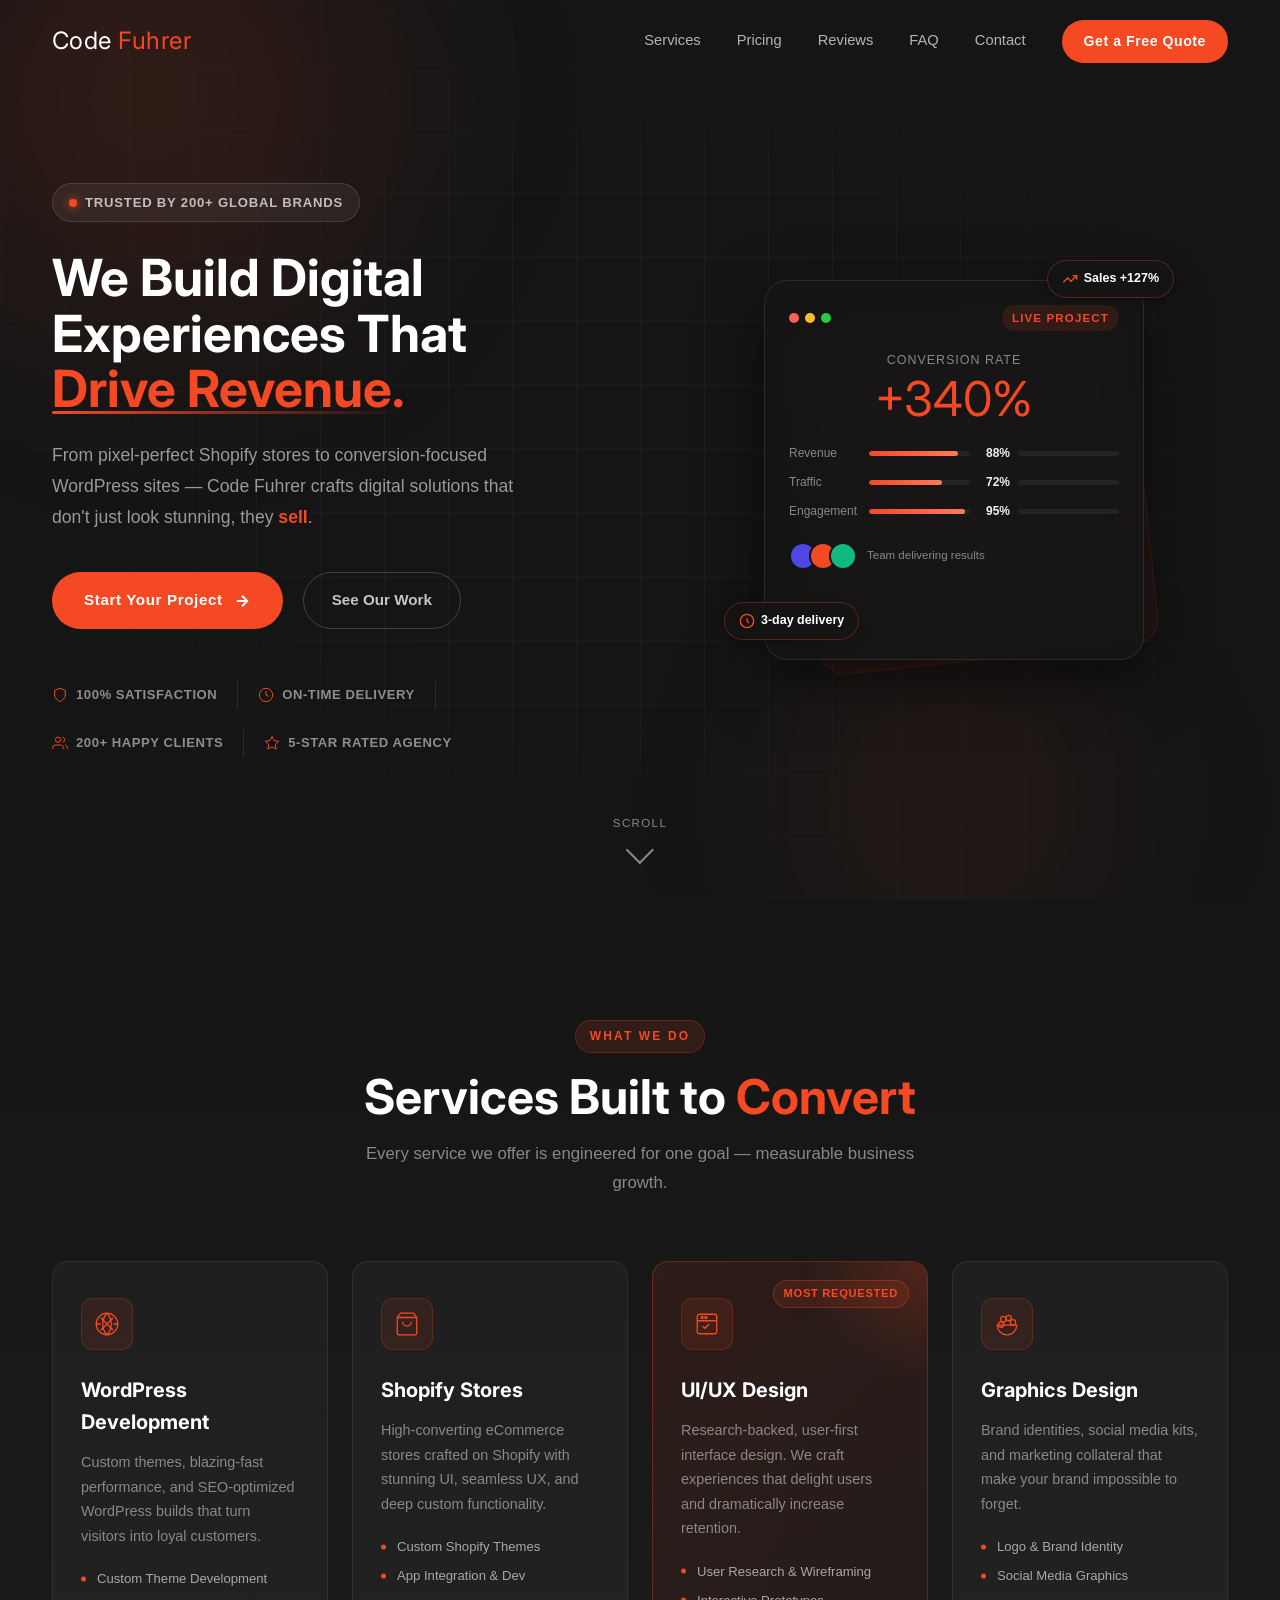
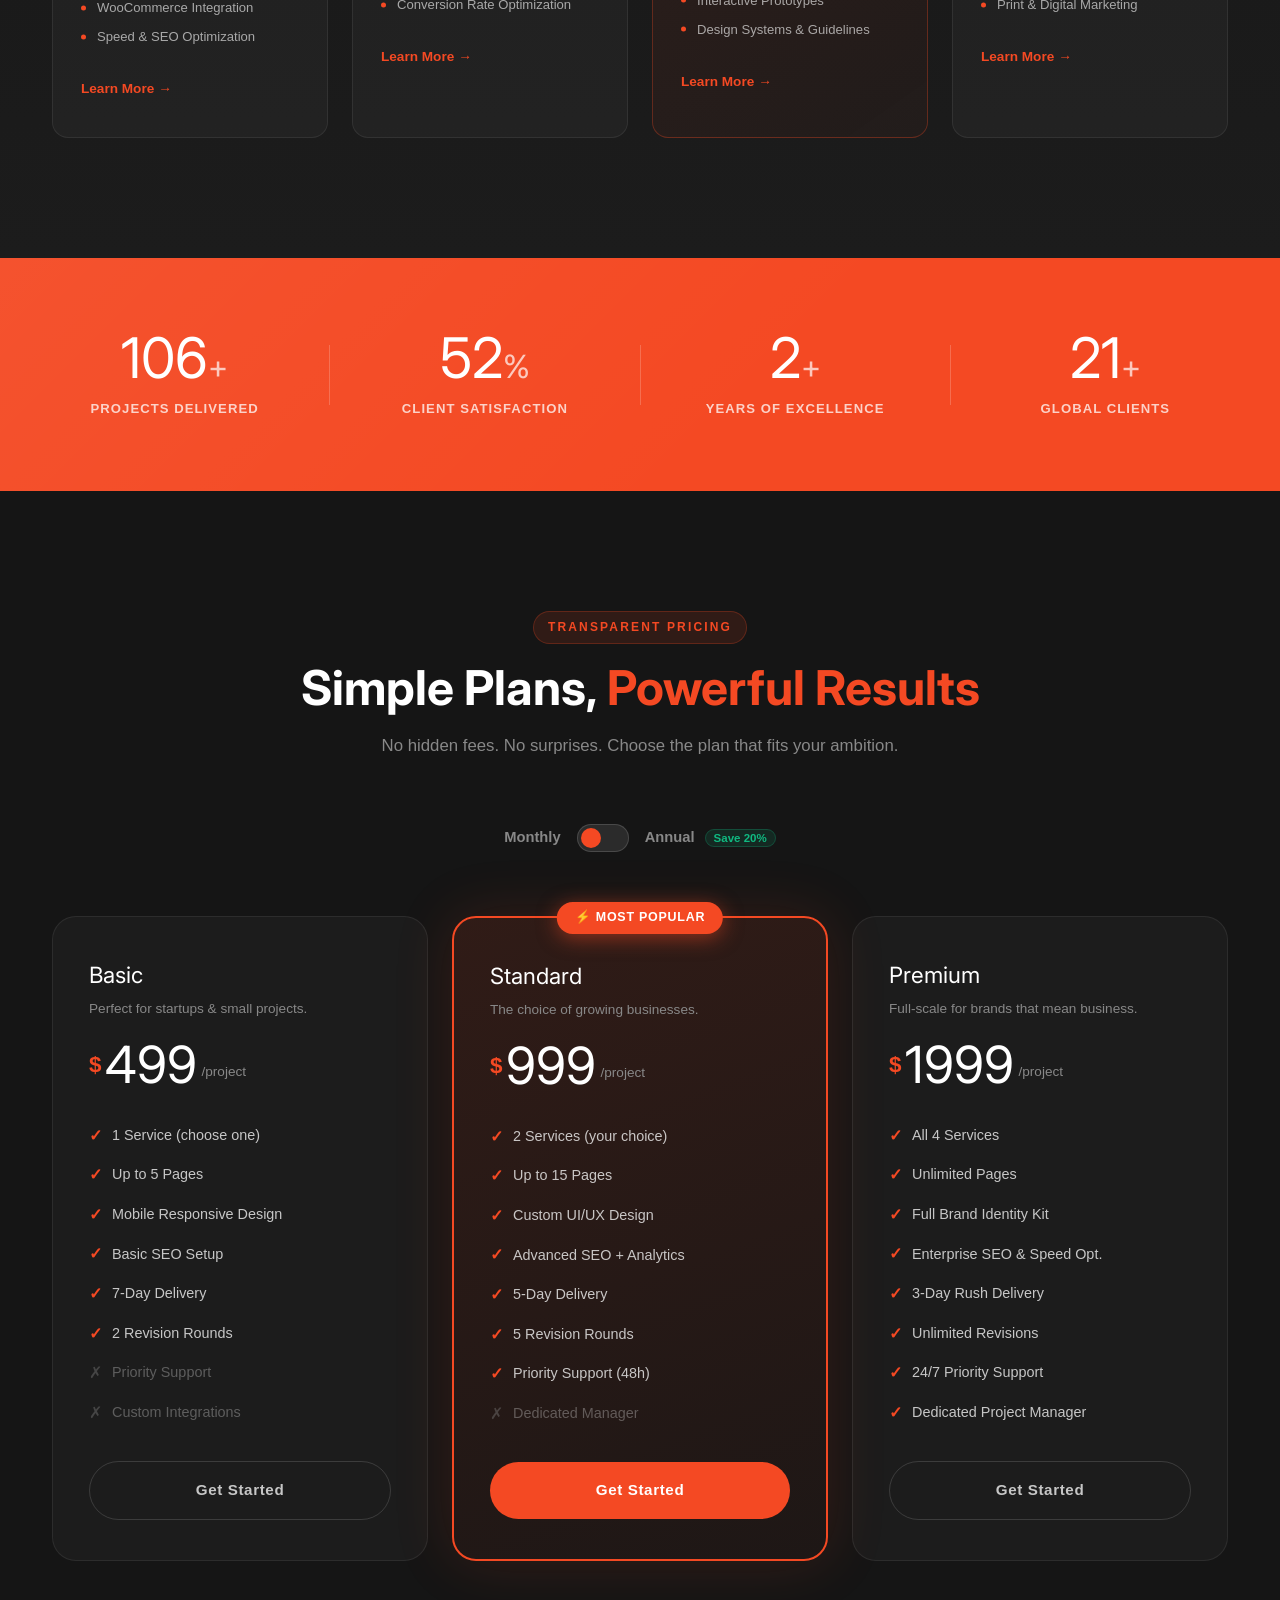
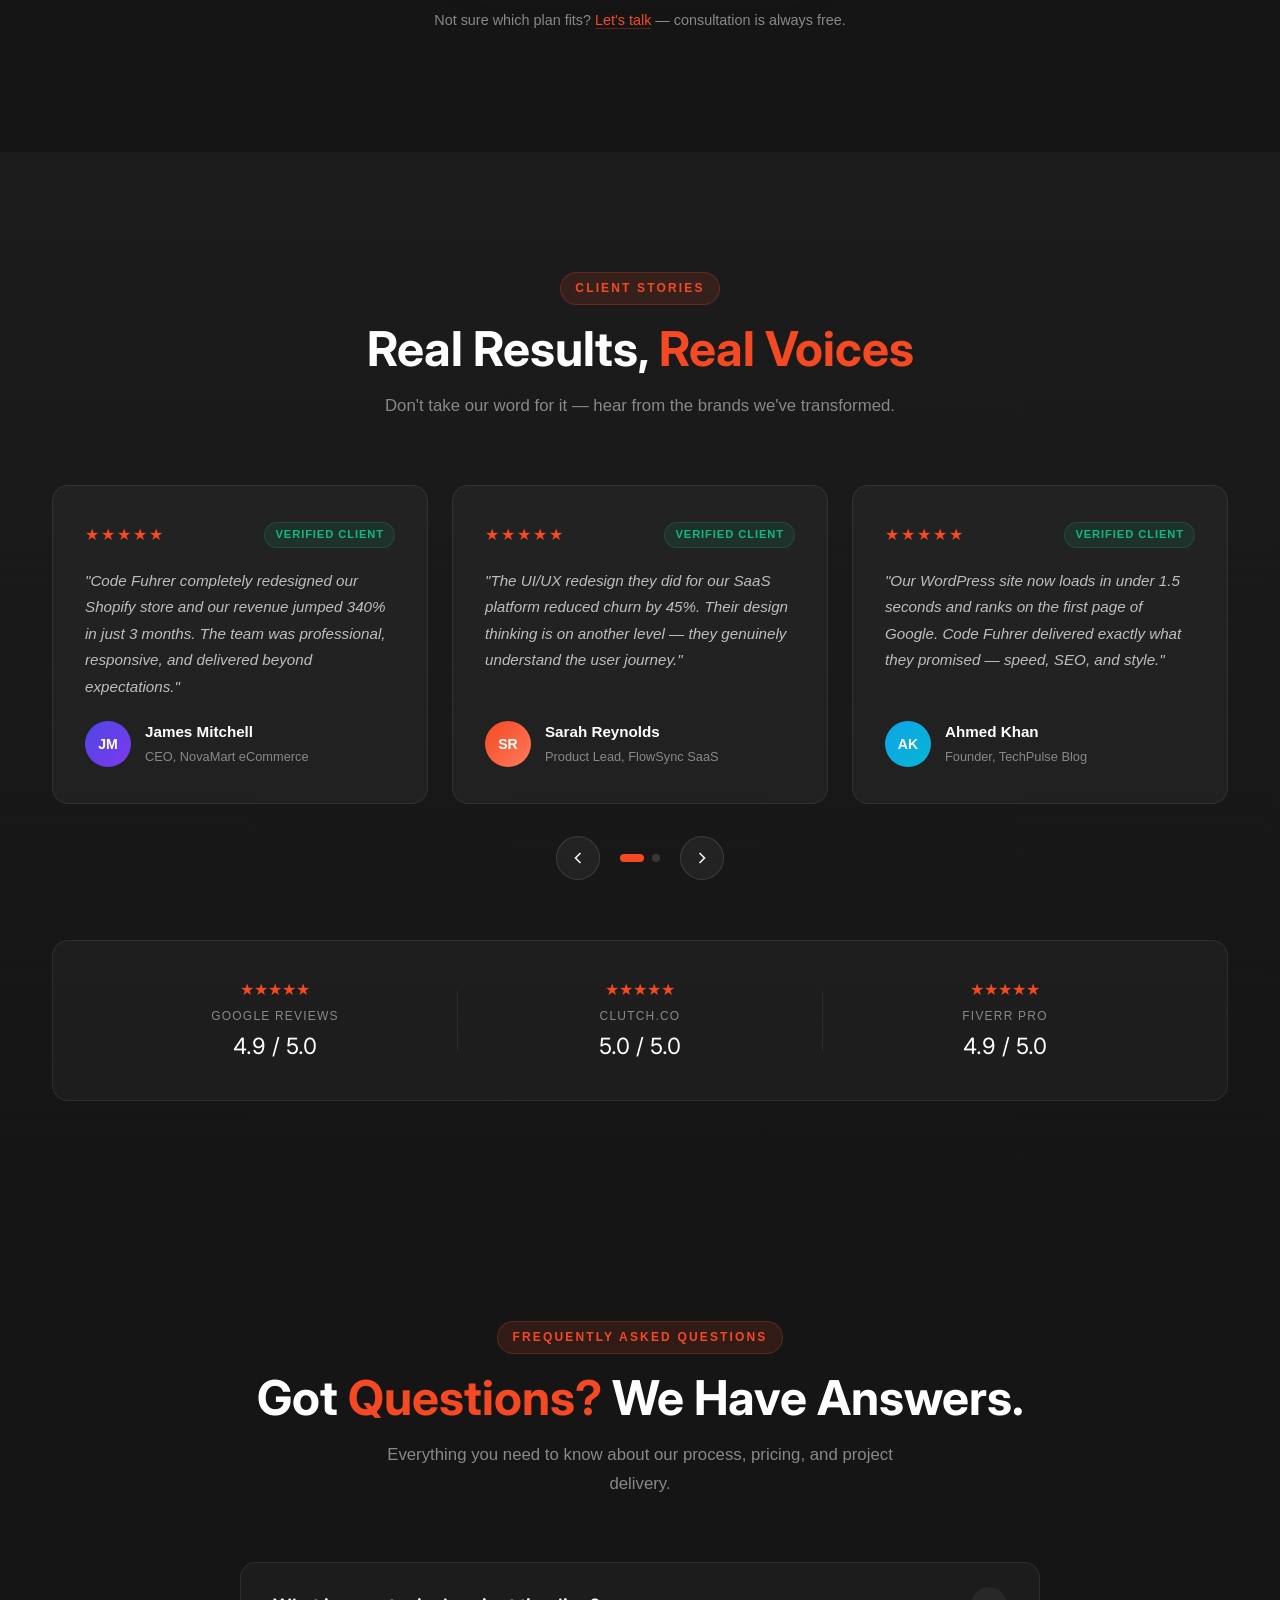
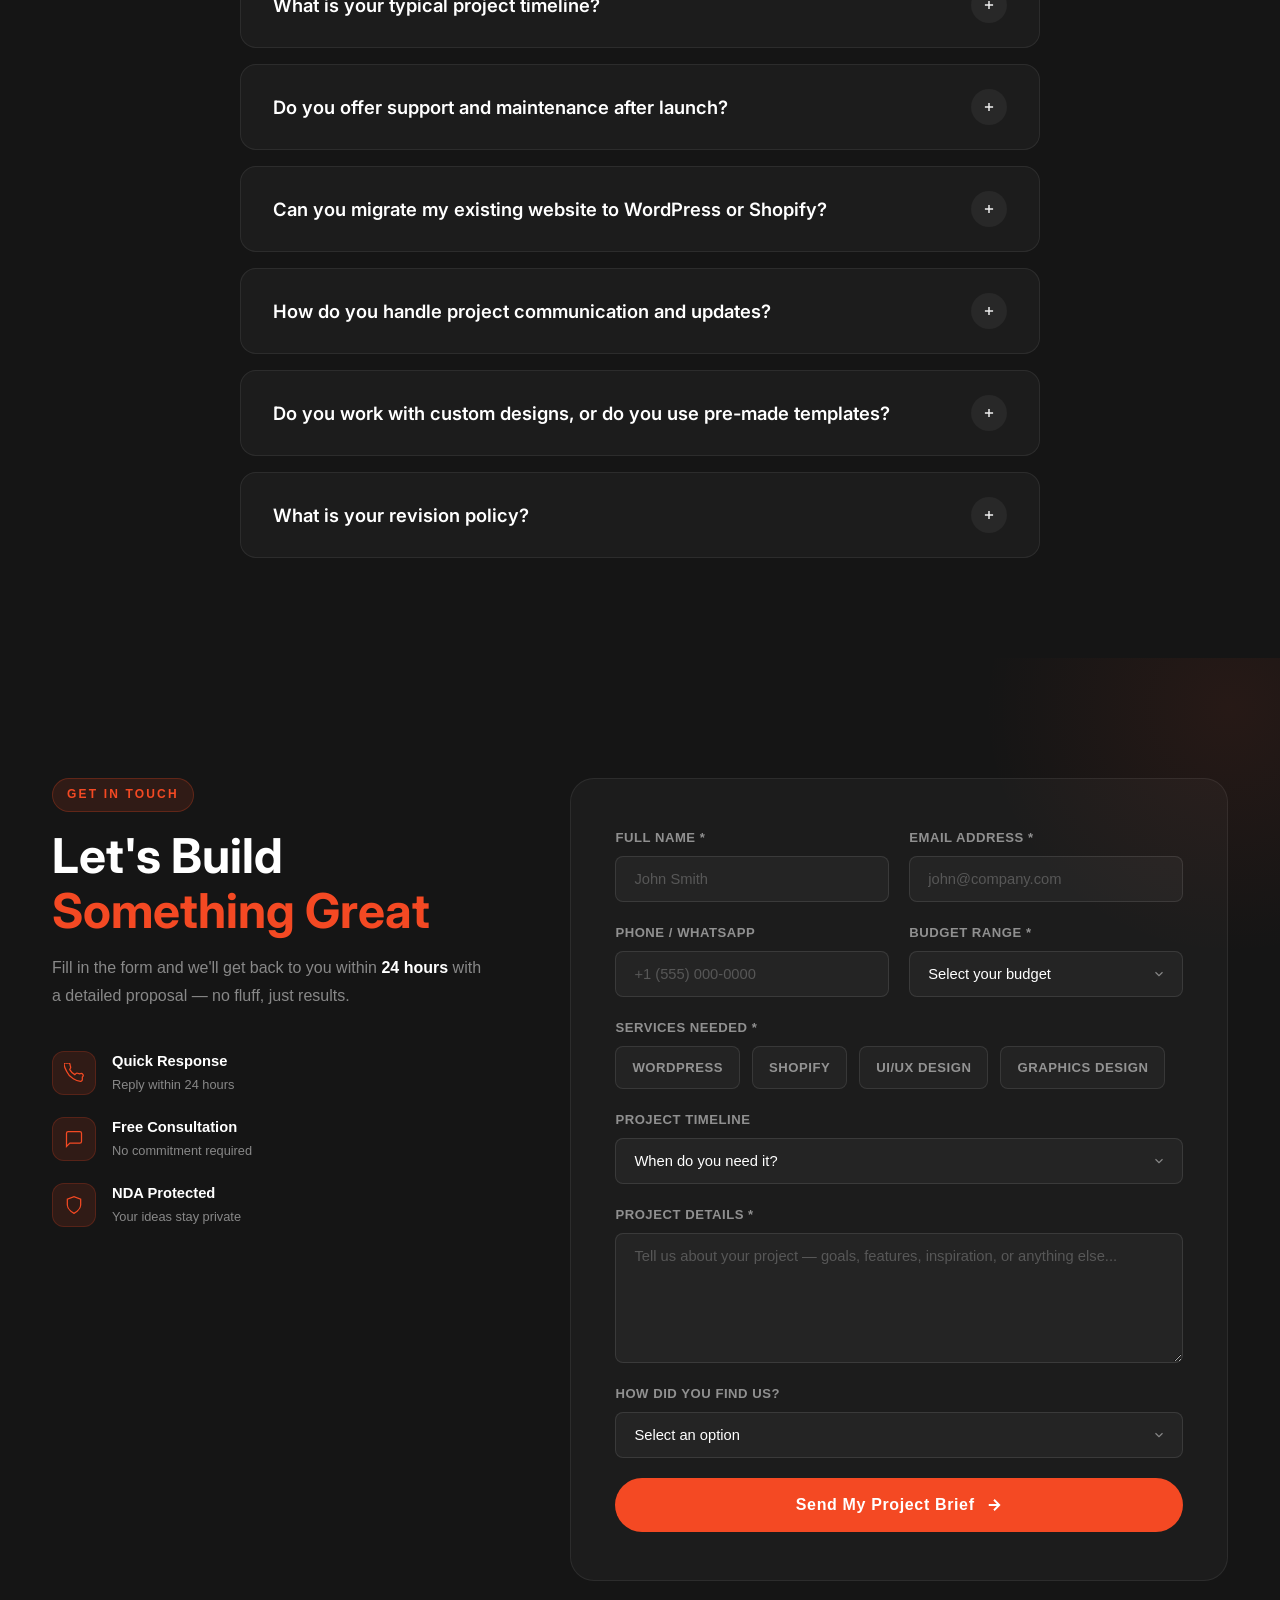
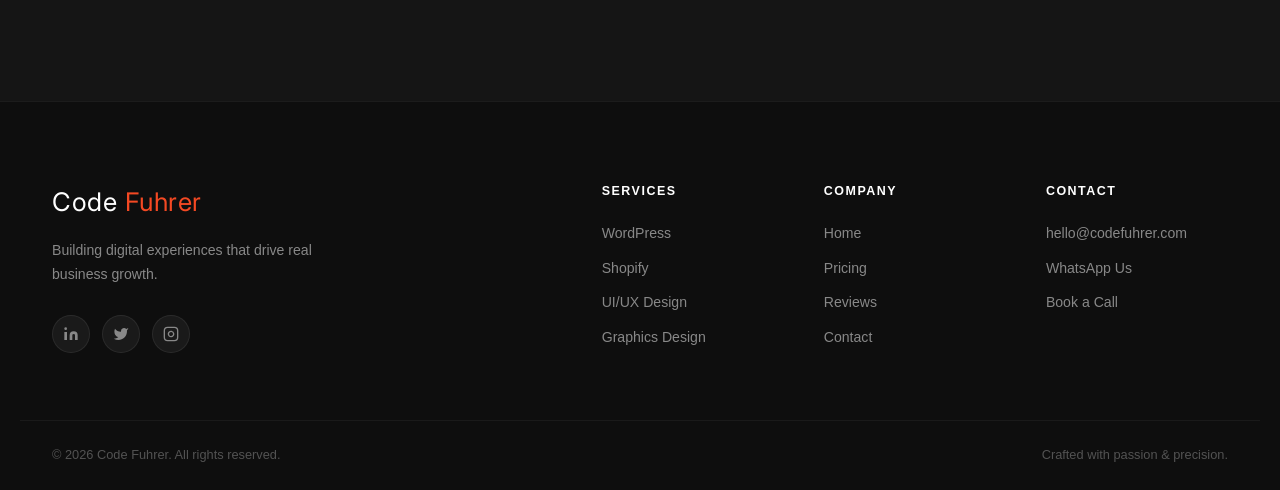
<file: index.html>
<!DOCTYPE html>
<html lang="en">

<head>
  <meta charset="UTF-8" />
  <meta name="viewport" content="width=device-width, initial-scale=1.0" />
  <title>Code Fuhrer — Premium Digital Agency | WordPress · Shopify · UI/UX · Graphics</title>
  <meta name="description"
    content="Code Fuhrer is a results-driven digital agency specializing in WordPress, Shopify, UI/UX Design and Graphics Design. Turn your vision into a high-converting digital experience." />
  <link rel="preconnect" href="https://fonts.googleapis.com" />
  <link rel="preconnect" href="https://fonts.gstatic.com" crossorigin />
  <link
    href="https://fonts.googleapis.com/css2?family=Inter:wght@300;400;500;600;700;800&family=Outfit:wght@300;400;500;600;700;800;900&display=swap"
    rel="stylesheet" />
  <link rel="stylesheet" href="style.css" />
</head>

<body>

  <!-- ═══════════════════ NAV ═══════════════════ -->
  <header class="nav-header" id="nav-header">
    <div class="container nav-inner">
      <a href="#" class="logo" id="logo-link">Code <span>Fuhrer</span></a>
      <nav class="nav-links" id="nav-links">
        <a href="#services" class="nav-link">Services</a>
        <a href="#pricing" class="nav-link">Pricing</a>
        <a href="#testimonials" class="nav-link">Reviews</a>
        <a href="#faq" class="nav-link">FAQ</a>
        <a href="#contact" class="nav-link">Contact</a>
        <a href="#contact" class="btn-nav">Get a Free Quote</a>
      </nav>
      <button class="hamburger" id="hamburger" aria-label="Toggle menu">
        <span></span><span></span><span></span>
      </button>
    </div>
  </header>

  <!-- ═══════════════════ HERO ═══════════════════ -->
  <section class="hero" id="hero">
    <div class="hero-bg-grid"></div>
    <div class="hero-orb hero-orb-1"></div>
    <div class="hero-orb hero-orb-2"></div>

    <div class="container hero-inner">
      <div class="hero-content">
        <div class="hero-badge">
          <span class="badge-dot"></span>
          Trusted by 200+ Global Brands
        </div>
        <h1 class="hero-headline">
          We Build Digital<br />
          Experiences That<br />
          <span class="highlight-text">Drive Revenue.</span>
        </h1>
        <p class="hero-sub">
          From pixel-perfect Shopify stores to conversion-focused WordPress sites — Code Fuhrer crafts digital solutions
          that don't just look stunning, they <strong>sell</strong>.
        </p>

        <div class="hero-cta-row">
          <a href="#contact" class="btn-primary" id="hero-cta-main">
            <span>Start Your Project</span>
            <svg width="18" height="18" viewBox="0 0 24 24" fill="none" stroke="currentColor" stroke-width="2.5">
              <path d="M5 12h14M12 5l7 7-7 7" />
            </svg>
          </a>
          <a href="#services" class="btn-ghost" id="hero-cta-secondary">See Our Work</a>
        </div>

        <!-- Trust Bar -->
        <div class="trust-bar">
          <div class="trust-item">
            <svg class="trust-icon" viewBox="0 0 24 24" fill="none" stroke="currentColor" stroke-width="1.5">
              <path d="M12 22s8-4 8-10V5l-8-3-8 3v7c0 6 8 10 8 10z" />
            </svg>
            <span>100% Satisfaction</span>
          </div>
          <div class="trust-divider"></div>
          <div class="trust-item">
            <svg class="trust-icon" viewBox="0 0 24 24" fill="none" stroke="currentColor" stroke-width="1.5">
              <circle cx="12" cy="12" r="10" />
              <path d="M12 6v6l4 2" />
            </svg>
            <span>On-Time Delivery</span>
          </div>
          <div class="trust-divider"></div>
          <div class="trust-item">
            <svg class="trust-icon" viewBox="0 0 24 24" fill="none" stroke="currentColor" stroke-width="1.5">
              <path d="M17 21v-2a4 4 0 0 0-4-4H5a4 4 0 0 0-4 4v2" />
              <circle cx="9" cy="7" r="4" />
              <path d="M23 21v-2a4 4 0 0 0-3-3.87M16 3.13a4 4 0 0 1 0 7.75" />
            </svg>
            <span>200+ Happy Clients</span>
          </div>
          <div class="trust-divider"></div>
          <div class="trust-item">
            <svg class="trust-icon" viewBox="0 0 24 24" fill="none" stroke="currentColor" stroke-width="1.5">
              <polygon
                points="12 2 15.09 8.26 22 9.27 17 14.14 18.18 21.02 12 17.77 5.82 21.02 7 14.14 2 9.27 8.91 8.26 12 2" />
            </svg>
            <span>5-Star Rated Agency</span>
          </div>
        </div>
      </div>

      <div class="hero-visual">
        <div class="hero-card-stack">
          <div class="hcard hcard-back"></div>
          <div class="hcard hcard-mid"></div>
          <div class="hcard hcard-front">
            <div class="hcard-header">
              <div class="hcard-dots"><span></span><span></span><span></span></div>
              <span class="hcard-tag">Live Project</span>
            </div>
            <div class="hcard-body">
              <div class="hcard-metric">
                <span class="metric-label">Conversion Rate</span>
                <span class="metric-value">+340%</span>
              </div>
              <div class="hcard-bar-wrap">
                <div class="hcard-bar" style="--w:88%"><span>Revenue</span><span>88%</span></div>
                <div class="hcard-bar" style="--w:72%"><span>Traffic</span><span>72%</span></div>
                <div class="hcard-bar" style="--w:95%"><span>Engagement</span><span>95%</span></div>
              </div>
              <div class="hcard-footer">
                <div class="hcard-avatars">
                  <div class="ha ha1"></div>
                  <div class="ha ha2"></div>
                  <div class="ha ha3"></div>
                </div>
                <span class="hcard-note">Team delivering results</span>
              </div>
            </div>
          </div>

          <!-- Floating badges -->
          <div class="float-badge float-badge-1">
            <svg width="16" height="16" viewBox="0 0 24 24" fill="none" stroke="#F44923" stroke-width="2">
              <polyline points="22 7 13.5 15.5 8.5 10.5 2 17" />
              <polyline points="16 7 22 7 22 13" />
            </svg>
            <span>Sales +127%</span>
          </div>
          <div class="float-badge float-badge-2">
            <svg width="16" height="16" viewBox="0 0 24 24" fill="none" stroke="#F44923" stroke-width="2">
              <circle cx="12" cy="12" r="10" />
              <path d="M12 8v4l3 3" />
            </svg>
            <span>3-day delivery</span>
          </div>
        </div>
      </div>
    </div>

    <!-- Scroll hint -->
    <a href="#services" class="scroll-hint">
      <span>Scroll</span>
      <div class="scroll-arrow"></div>
    </a>
  </section>

  <!-- ═══════════════════ SERVICES ═══════════════════ -->
  <section class="services" id="services">
    <div class="container">
      <div class="section-center-header">
        <div class="section-label">What We Do</div>
        <h2 class="section-title">Services Built to <span>Convert</span></h2>
        <p class="section-sub">Every service we offer is engineered for one goal — measurable business growth.</p>
      </div>
      <div class="services-grid">

        <div class="service-card" id="service-wordpress">
          <div class="sc-icon-wrap">
            <!-- WordPress icon -->
            <svg class="sc-icon" viewBox="0 0 24 24" fill="none" stroke="currentColor" stroke-width="1.2">
              <circle cx="12" cy="12" r="10" />
              <path d="M2 12h4M18 12h4" />
              <path d="M12 2c0 0-4 4-4 10s4 10 4 10" />
              <path d="M12 2c0 0 4 4 4 10s-4 10-4 10" />
              <path d="M6.3 6.3l11.4 11.4M17.7 6.3L6.3 17.7" />
            </svg>
          </div>
          <h3 class="sc-title">WordPress Development</h3>
          <p class="sc-desc">Custom themes, blazing-fast performance, and SEO-optimized WordPress builds that turn
            visitors into loyal customers.</p>
          <ul class="sc-features">
            <li>Custom Theme Development</li>
            <li>WooCommerce Integration</li>
            <li>Speed & SEO Optimization</li>
          </ul>
          <a href="wordpress.html" class="sc-link">Learn More <span>→</span></a>
        </div>

        <div class="service-card" id="service-shopify">
          <div class="sc-icon-wrap">
            <!-- Shopify bag icon -->
            <svg class="sc-icon" viewBox="0 0 24 24" fill="none" stroke="currentColor" stroke-width="1.2">
              <path d="M6 2L3 6v14a2 2 0 002 2h14a2 2 0 002-2V6l-3-4z" />
              <line x1="3" y1="6" x2="21" y2="6" />
              <path d="M16 10a4 4 0 01-8 0" />
            </svg>
          </div>
          <h3 class="sc-title">Shopify Stores</h3>
          <p class="sc-desc">High-converting eCommerce stores crafted on Shopify with stunning UI, seamless UX, and deep
            custom functionality.</p>
          <ul class="sc-features">
            <li>Custom Shopify Themes</li>
            <li>App Integration & Dev</li>
            <li>Conversion Rate Optimization</li>
          </ul>
          <a href="shopify.html" class="sc-link">Learn More <span>→</span></a>
        </div>

        <div class="service-card service-card--featured" id="service-uiux">
          <div class="sc-featured-badge">Most Requested</div>
          <div class="sc-icon-wrap">
            <!-- UI/UX design icon -->
            <svg class="sc-icon" viewBox="0 0 24 24" fill="none" stroke="currentColor" stroke-width="1.2">
              <rect x="3" y="3" width="18" height="18" rx="2" />
              <path d="M3 9h18" />
              <circle cx="7.5" cy="6" r="1" />
              <circle cx="11" cy="6" r="1" />
              <path d="M8 14l2 2 4-4" />
            </svg>
          </div>
          <h3 class="sc-title">UI/UX Design</h3>
          <p class="sc-desc">Research-backed, user-first interface design. We craft experiences that delight users and
            dramatically increase retention.</p>
          <ul class="sc-features">
            <li>User Research & Wireframing</li>
            <li>Interactive Prototypes</li>
            <li>Design Systems & Guidelines</li>
          </ul>
          <a href="uiux.html" class="sc-link">Learn More <span>→</span></a>
        </div>

        <div class="service-card" id="service-graphics">
          <div class="sc-icon-wrap">
            <!-- Graphics design icon -->
            <svg class="sc-icon" viewBox="0 0 24 24" fill="none" stroke="currentColor" stroke-width="1.2">
              <circle cx="13.5" cy="6.5" r="2.5" />
              <circle cx="17.5" cy="10.5" r="2.5" />
              <circle cx="8.5" cy="7.5" r="2.5" />
              <circle cx="6.5" cy="12.5" r="2.5" />
              <path d="M12 22c5 0 9-4 9-9H3c0 5 4 9 9 9z" />
            </svg>
          </div>
          <h3 class="sc-title">Graphics Design</h3>
          <p class="sc-desc">Brand identities, social media kits, and marketing collateral that make your brand
            impossible to forget.</p>
          <ul class="sc-features">
            <li>Logo & Brand Identity</li>
            <li>Social Media Graphics</li>
            <li>Print & Digital Marketing</li>
          </ul>
          <a href="graphics.html" class="sc-link">Learn More <span>→</span></a>
        </div>

      </div>
    </div>
  </section>

  <!-- ═══════════════════ STATS ═══════════════════ -->
  <section class="stats-section" id="stats">
    <div class="container stats-grid">
      <div class="stat-item">
        <span class="stat-number" data-target="200">0</span><span class="stat-suffix">+</span>
        <span class="stat-label">Projects Delivered</span>
      </div>
      <div class="stat-divider"></div>
      <div class="stat-item">
        <span class="stat-number" data-target="98">0</span><span class="stat-suffix">%</span>
        <span class="stat-label">Client Satisfaction</span>
      </div>
      <div class="stat-divider"></div>
      <div class="stat-item">
        <span class="stat-number" data-target="5">0</span><span class="stat-suffix">+</span>
        <span class="stat-label">Years of Excellence</span>
      </div>
      <div class="stat-divider"></div>
      <div class="stat-item">
        <span class="stat-number" data-target="40">0</span><span class="stat-suffix">+</span>
        <span class="stat-label">Global Clients</span>
      </div>
    </div>
  </section>

  <!-- ═══════════════════ PRICING ═══════════════════ -->
  <section class="pricing" id="pricing">
    <div class="container">
      <div class="section-center-header">
        <div class="section-label">Transparent Pricing</div>
        <h2 class="section-title">Simple Plans, <span>Powerful Results</span></h2>
        <p class="section-sub">No hidden fees. No surprises. Choose the plan that fits your ambition.</p>
      </div>

      <div class="pricing-toggle-wrap">
        <span class="pt-label">Monthly</span>
        <label class="pt-switch" for="billing-toggle">
          <input type="checkbox" id="billing-toggle" />
          <span class="pt-slider"></span>
        </label>
        <span class="pt-label">Annual <em class="save-badge">Save 20%</em></span>
      </div>

      <div class="pricing-grid">

        <!-- Basic -->
        <div class="price-card" id="plan-basic">
          <div class="pc-header">
            <span class="pc-plan">Basic</span>
            <p class="pc-tagline">Perfect for startups & small projects.</p>
            <div class="pc-price-wrap">
              <span class="pc-currency">$</span>
              <span class="pc-price" data-monthly="499" data-annual="399">499</span>
              <span class="pc-period">/project</span>
            </div>
          </div>
          <ul class="pc-features">
            <li><span class="pc-check">✓</span> 1 Service (choose one)</li>
            <li><span class="pc-check">✓</span> Up to 5 Pages</li>
            <li><span class="pc-check">✓</span> Mobile Responsive Design</li>
            <li><span class="pc-check">✓</span> Basic SEO Setup</li>
            <li><span class="pc-check">✓</span> 7-Day Delivery</li>
            <li><span class="pc-check">✓</span> 2 Revision Rounds</li>
            <li class="pc-miss"><span class="pc-cross">✗</span> Priority Support</li>
            <li class="pc-miss"><span class="pc-cross">✗</span> Custom Integrations</li>
          </ul>
          <a href="#contact" class="btn-price-outline" id="cta-basic">Get Started</a>
        </div>

        <!-- Standard (POPULAR) -->
        <div class="price-card price-card--popular" id="plan-standard">
          <div class="pc-popular-badge">⚡ Most Popular</div>
          <div class="pc-header">
            <span class="pc-plan">Standard</span>
            <p class="pc-tagline">The choice of growing businesses.</p>
            <div class="pc-price-wrap">
              <span class="pc-currency">$</span>
              <span class="pc-price" data-monthly="999" data-annual="799">999</span>
              <span class="pc-period">/project</span>
            </div>
          </div>
          <ul class="pc-features">
            <li><span class="pc-check">✓</span> 2 Services (your choice)</li>
            <li><span class="pc-check">✓</span> Up to 15 Pages</li>
            <li><span class="pc-check">✓</span> Custom UI/UX Design</li>
            <li><span class="pc-check">✓</span> Advanced SEO + Analytics</li>
            <li><span class="pc-check">✓</span> 5-Day Delivery</li>
            <li><span class="pc-check">✓</span> 5 Revision Rounds</li>
            <li><span class="pc-check">✓</span> Priority Support (48h)</li>
            <li class="pc-miss"><span class="pc-cross">✗</span> Dedicated Manager</li>
          </ul>
          <a href="#contact" class="btn-price-primary" id="cta-standard">Get Started</a>
        </div>

        <!-- Premium -->
        <div class="price-card" id="plan-premium">
          <div class="pc-header">
            <span class="pc-plan">Premium</span>
            <p class="pc-tagline">Full-scale for brands that mean business.</p>
            <div class="pc-price-wrap">
              <span class="pc-currency">$</span>
              <span class="pc-price" data-monthly="1999" data-annual="1599">1999</span>
              <span class="pc-period">/project</span>
            </div>
          </div>
          <ul class="pc-features">
            <li><span class="pc-check">✓</span> All 4 Services</li>
            <li><span class="pc-check">✓</span> Unlimited Pages</li>
            <li><span class="pc-check">✓</span> Full Brand Identity Kit</li>
            <li><span class="pc-check">✓</span> Enterprise SEO & Speed Opt.</li>
            <li><span class="pc-check">✓</span> 3-Day Rush Delivery</li>
            <li><span class="pc-check">✓</span> Unlimited Revisions</li>
            <li><span class="pc-check">✓</span> 24/7 Priority Support</li>
            <li><span class="pc-check">✓</span> Dedicated Project Manager</li>
          </ul>
          <a href="#contact" class="btn-price-outline" id="cta-premium">Get Started</a>
        </div>

      </div>

      <p class="pricing-note">Not sure which plan fits? <a href="#contact">Let's talk</a> — consultation is always free.
      </p>
    </div>
  </section>

  <!-- ═══════════════════ TESTIMONIALS ═══════════════════ -->
  <section class="testimonials" id="testimonials">
    <div class="container">
      <div class="section-center-header">
        <div class="section-label">Client Stories</div>
        <h2 class="section-title">Real Results, <span>Real Voices</span></h2>
        <p class="section-sub">Don't take our word for it — hear from the brands we've transformed.</p>
      </div>

      <div class="testimonials-track-wrap">
        <div class="testimonials-track" id="testimonials-track">

          <div class="tcard" id="tcard-1">
            <div class="tcard-top">
              <div class="tcard-stars">★★★★★</div>
              <div class="tcard-verified">Verified Client</div>
            </div>
            <p class="tcard-quote">"Code Fuhrer completely redesigned our Shopify store and our revenue jumped 340% in
              just 3 months. The team was professional, responsive, and delivered beyond expectations."</p>
            <div class="tcard-author">
              <div class="tcard-avatar tca-1">JM</div>
              <div>
                <div class="tcard-name">James Mitchell</div>
                <div class="tcard-role">CEO, NovaMart eCommerce</div>
              </div>
            </div>
          </div>

          <div class="tcard" id="tcard-2">
            <div class="tcard-top">
              <div class="tcard-stars">★★★★★</div>
              <div class="tcard-verified">Verified Client</div>
            </div>
            <p class="tcard-quote">"The UI/UX redesign they did for our SaaS platform reduced churn by 45%. Their design
              thinking is on another level — they genuinely understand the user journey."</p>
            <div class="tcard-author">
              <div class="tcard-avatar tca-2">SR</div>
              <div>
                <div class="tcard-name">Sarah Reynolds</div>
                <div class="tcard-role">Product Lead, FlowSync SaaS</div>
              </div>
            </div>
          </div>

          <div class="tcard" id="tcard-3">
            <div class="tcard-top">
              <div class="tcard-stars">★★★★★</div>
              <div class="tcard-verified">Verified Client</div>
            </div>
            <p class="tcard-quote">"Our WordPress site now loads in under 1.5 seconds and ranks on the first page of
              Google. Code Fuhrer delivered exactly what they promised — speed, SEO, and style."</p>
            <div class="tcard-author">
              <div class="tcard-avatar tca-3">AK</div>
              <div>
                <div class="tcard-name">Ahmed Khan</div>
                <div class="tcard-role">Founder, TechPulse Blog</div>
              </div>
            </div>
          </div>

          <div class="tcard" id="tcard-4">
            <div class="tcard-top">
              <div class="tcard-stars">★★★★★</div>
              <div class="tcard-verified">Verified Client</div>
            </div>
            <p class="tcard-quote">"The brand identity and graphics they created put us on the map. Every single
              deliverable was polished, on-brand, and arrived before deadline. Highly recommend!"</p>
            <div class="tcard-author">
              <div class="tcard-avatar tca-4">LP</div>
              <div>
                <div class="tcard-name">Laura Pineda</div>
                <div class="tcard-role">Marketing Director, BrightLeaf Co.</div>
              </div>
            </div>
          </div>

          <div class="tcard" id="tcard-5">
            <div class="tcard-top">
              <div class="tcard-stars">★★★★★</div>
              <div class="tcard-verified">Verified Client</div>
            </div>
            <p class="tcard-quote">"Switched from another agency to Code Fuhrer and the difference was night and day.
              They understood our vision immediately and translated it into a website that actually converts."</p>
            <div class="tcard-author">
              <div class="tcard-avatar tca-5">DW</div>
              <div>
                <div class="tcard-name">Daniel Watts</div>
                <div class="tcard-role">COO, Summit Consulting Group</div>
              </div>
            </div>
          </div>

        </div>
      </div>

      <div class="tcarousel-controls">
        <button class="tc-btn" id="tc-prev" aria-label="Previous testimonial">
          <svg width="20" height="20" viewBox="0 0 24 24" fill="none" stroke="currentColor" stroke-width="2">
            <polyline points="15 18 9 12 15 6" />
          </svg>
        </button>
        <div class="tc-dots" id="tc-dots"></div>
        <button class="tc-btn" id="tc-next" aria-label="Next testimonial">
          <svg width="20" height="20" viewBox="0 0 24 24" fill="none" stroke="currentColor" stroke-width="2">
            <polyline points="9 18 15 12 9 6" />
          </svg>
        </button>
      </div>

      <!-- Overall Rating Strip -->
      <div class="rating-strip">
        <div class="rs-item">
          <div class="rs-stars">★★★★★</div>
          <div class="rs-platform">Google Reviews</div>
          <div class="rs-score">4.9 / 5.0</div>
        </div>
        <div class="rs-divider"></div>
        <div class="rs-item">
          <div class="rs-stars">★★★★★</div>
          <div class="rs-platform">Clutch.co</div>
          <div class="rs-score">5.0 / 5.0</div>
        </div>
        <div class="rs-divider"></div>
        <div class="rs-item">
          <div class="rs-stars">★★★★★</div>
          <div class="rs-platform">Fiverr Pro</div>
          <div class="rs-score">4.9 / 5.0</div>
        </div>
      </div>
    </div>
  </section>

  <!-- ═══════════════════ FAQ ═══════════════════ -->
  <section class="faq" id="faq">
    <div class="container">
      <div class="section-center-header">
        <div class="section-label">Frequently Asked Questions</div>
        <h2 class="section-title">Got <span>Questions?</span> We Have Answers.</h2>
        <p class="section-sub">Everything you need to know about our process, pricing, and project delivery.</p>
      </div>

      <div class="faq-accordion">
        <div class="faq-item">
          <button class="faq-trigger" aria-expanded="false">
            <span class="faq-question">What is your typical project timeline?</span>
            <span class="faq-icon-wrap">
              <svg class="faq-icon" width="14" height="14" viewBox="0 0 24 24" fill="none" stroke="currentColor"
                stroke-width="2.5">
                <line x1="12" y1="5" x2="12" y2="19"></line>
                <line x1="5" y1="12" x2="19" y2="12"></line>
              </svg>
            </span>
          </button>
          <div class="faq-panel">
            <div class="faq-content">
              <p>For most standard projects (WordPress/Shopify development or UI/UX designs), it takes between 1 to 3
                weeks. Complex, custom ecommerce platforms or full-scale brand identity kits can take up to 4 to 6
                weeks. We also offer rush delivery (under 5 days) for premium plans.</p>
            </div>
          </div>
        </div>

        <div class="faq-item">
          <button class="faq-trigger" aria-expanded="false">
            <span class="faq-question">Do you offer support and maintenance after launch?</span>
            <span class="faq-icon-wrap">
              <svg class="faq-icon" width="14" height="14" viewBox="0 0 24 24" fill="none" stroke="currentColor"
                stroke-width="2.5">
                <line x1="12" y1="5" x2="12" y2="19"></line>
                <line x1="5" y1="12" x2="19" y2="12"></line>
              </svg>
            </span>
          </button>
          <div class="faq-panel">
            <div class="faq-content">
              <p>Yes, absolutely. We provide 30 days of free post-launch support for bugs, performance checks, and minor
                adjustments. We also offer monthly maintenance retainer packages to keep your sites updated, secure, and
                running fast.</p>
            </div>
          </div>
        </div>

        <div class="faq-item">
          <button class="faq-trigger" aria-expanded="false">
            <span class="faq-question">Can you migrate my existing website to WordPress or Shopify?</span>
            <span class="faq-icon-wrap">
              <svg class="faq-icon" width="14" height="14" viewBox="0 0 24 24" fill="none" stroke="currentColor"
                stroke-width="2.5">
                <line x1="12" y1="5" x2="12" y2="19"></line>
                <line x1="5" y1="12" x2="19" y2="12"></line>
              </svg>
            </span>
          </button>
          <div class="faq-panel">
            <div class="faq-content">
              <p>Yes, we specialize in safe, seamless migrations. We will migrate your products, content, customers, and
                order history from platforms like WooCommerce, Squarespace, or custom PHP sites over to Shopify or
                WordPress without losing your search engine rankings (SEO rankings) or downtime.</p>
            </div>
          </div>
        </div>

        <div class="faq-item">
          <button class="faq-trigger" aria-expanded="false">
            <span class="faq-question">How do you handle project communication and updates?</span>
            <span class="faq-icon-wrap">
              <svg class="faq-icon" width="14" height="14" viewBox="0 0 24 24" fill="none" stroke="currentColor"
                stroke-width="2.5">
                <line x1="12" y1="5" x2="12" y2="19"></line>
                <line x1="5" y1="12" x2="19" y2="12"></line>
              </svg>
            </span>
          </button>
          <div class="faq-panel">
            <div class="faq-content">
              <p>We believe in absolute transparency. We use Slack or WhatsApp for daily comms, Trello or Jira to track
                tasks, and Figma for design approvals. You will receive a weekly video update walkthrough showing you
                the progress we've made.</p>
            </div>
          </div>
        </div>

        <div class="faq-item">
          <button class="faq-trigger" aria-expanded="false">
            <span class="faq-question">Do you work with custom designs, or do you use pre-made templates?</span>
            <span class="faq-icon-wrap">
              <svg class="faq-icon" width="14" height="14" viewBox="0 0 24 24" fill="none" stroke="currentColor"
                stroke-width="2.5">
                <line x1="12" y1="5" x2="12" y2="19"></line>
                <line x1="5" y1="12" x2="19" y2="12"></line>
              </svg>
            </span>
          </button>
          <div class="faq-panel">
            <div class="faq-content">
              <p>Everything we build is designed completely custom from scratch in Figma based on your brand positioning
                and conversion goals. We do not use generic pre-made themes or templates because we believe custom
                design is key to maximizing conversion rates and search rankings.</p>
            </div>
          </div>
        </div>

        <div class="faq-item">
          <button class="faq-trigger" aria-expanded="false">
            <span class="faq-question">What is your revision policy?</span>
            <span class="faq-icon-wrap">
              <svg class="faq-icon" width="14" height="14" viewBox="0 0 24 24" fill="none" stroke="currentColor"
                stroke-width="2.5">
                <line x1="12" y1="5" x2="12" y2="19"></line>
                <line x1="5" y1="12" x2="19" y2="12"></line>
              </svg>
            </span>
          </button>
          <div class="faq-panel">
            <div class="faq-content">
              <p>We want you to absolutely love the final product. Our Basic plan includes 2 full rounds of
                design/development revisions, Standard includes 5, and our Premium plan includes unlimited revisions
                until you are 100% satisfied.</p>
            </div>
          </div>
        </div>
      </div>
    </div>
  </section>

  <!-- ═══════════════════ CONTACT ═══════════════════ -->
  <section class="contact" id="contact">
    <div class="container contact-inner">

      <div class="contact-left">
        <div class="section-label">Get In Touch</div>
        <h2 class="section-title">Let's Build<br /><span>Something Great</span></h2>
        <p class="contact-desc">Fill in the form and we'll get back to you within <strong>24 hours</strong> with a
          detailed proposal — no fluff, just results.</p>

        <div class="contact-perks">
          <div class="cp-item">
            <div class="cp-icon">
              <svg viewBox="0 0 24 24" fill="none" stroke="currentColor" stroke-width="1.5">
                <path
                  d="M22 16.92v3a2 2 0 01-2.18 2 19.79 19.79 0 01-8.63-3.07A19.5 19.5 0 013.07 9.8a19.79 19.79 0 01-3.07-8.7A2 2 0 012.18 0h3a2 2 0 012 1.72c.127.96.361 1.903.7 2.81a2 2 0 01-.45 2.11L6.91 7.91a16 16 0 006.07 6.07l1.27-1.27a2 2 0 012.11-.45c.907.339 1.85.573 2.81.7A2 2 0 0122 16.92z" />
              </svg>
            </div>
            <div>
              <div class="cp-title">Quick Response</div>
              <div class="cp-detail">Reply within 24 hours</div>
            </div>
          </div>
          <div class="cp-item">
            <div class="cp-icon">
              <svg viewBox="0 0 24 24" fill="none" stroke="currentColor" stroke-width="1.5">
                <path d="M21 15a2 2 0 01-2 2H7l-4 4V5a2 2 0 012-2h14a2 2 0 012 2z" />
              </svg>
            </div>
            <div>
              <div class="cp-title">Free Consultation</div>
              <div class="cp-detail">No commitment required</div>
            </div>
          </div>
          <div class="cp-item">
            <div class="cp-icon">
              <svg viewBox="0 0 24 24" fill="none" stroke="currentColor" stroke-width="1.5">
                <path d="M12 22s8-4 8-10V5l-8-3-8 3v7c0 6 8 10 8 10z" />
              </svg>
            </div>
            <div>
              <div class="cp-title">NDA Protected</div>
              <div class="cp-detail">Your ideas stay private</div>
            </div>
          </div>
        </div>
      </div>

      <div class="contact-right">
        <form class="contact-form" id="contact-form" novalidate>
          <div class="form-row">
            <div class="form-group">
              <label for="cf-name">Full Name *</label>
              <input type="text" id="cf-name" name="name" placeholder="John Smith" required />
            </div>
            <div class="form-group">
              <label for="cf-email">Email Address *</label>
              <input type="email" id="cf-email" name="email" placeholder="john@company.com" required />
            </div>
          </div>
          <div class="form-row">
            <div class="form-group">
              <label for="cf-phone">Phone / WhatsApp</label>
              <input type="tel" id="cf-phone" name="phone" placeholder="+1 (555) 000-0000" />
            </div>
            <div class="form-group">
              <label for="cf-budget">Budget Range *</label>
              <select id="cf-budget" name="budget" required>
                <option value="" disabled selected>Select your budget</option>
                <option value="under-500">Under $500</option>
                <option value="500-1000">$500 – $1,000</option>
                <option value="1000-2500">$1,000 – $2,500</option>
                <option value="2500-5000">$2,500 – $5,000</option>
                <option value="5000+">$5,000+</option>
              </select>
            </div>
          </div>
          <div class="form-group full-width">
            <label>Services Needed *</label>
            <div class="service-checkboxes">
              <label class="sc-checkbox" for="svc-wp">
                <input type="checkbox" id="svc-wp" name="services" value="wordpress" />
                <span>WordPress</span>
              </label>
              <label class="sc-checkbox" for="svc-shopify">
                <input type="checkbox" id="svc-shopify" name="services" value="shopify" />
                <span>Shopify</span>
              </label>
              <label class="sc-checkbox" for="svc-uiux">
                <input type="checkbox" id="svc-uiux" name="services" value="uiux" />
                <span>UI/UX Design</span>
              </label>
              <label class="sc-checkbox" for="svc-graphics">
                <input type="checkbox" id="svc-graphics" name="services" value="graphics" />
                <span>Graphics Design</span>
              </label>
            </div>
          </div>
          <div class="form-group full-width">
            <label for="cf-timeline">Project Timeline</label>
            <select id="cf-timeline" name="timeline">
              <option value="" disabled selected>When do you need it?</option>
              <option value="asap">ASAP (Rush)</option>
              <option value="1-2weeks">1 – 2 Weeks</option>
              <option value="1month">Within 1 Month</option>
              <option value="flexible">I'm Flexible</option>
            </select>
          </div>
          <div class="form-group full-width">
            <label for="cf-message">Project Details *</label>
            <textarea id="cf-message" name="message" rows="5"
              placeholder="Tell us about your project — goals, features, inspiration, or anything else..."
              required></textarea>
          </div>
          <div class="form-group full-width">
            <label for="cf-source">How did you find us?</label>
            <select id="cf-source" name="source">
              <option value="" disabled selected>Select an option</option>
              <option value="google">Google Search</option>
              <option value="social">Social Media</option>
              <option value="referral">Referral</option>
              <option value="fiverr">Fiverr</option>
              <option value="other">Other</option>
            </select>
          </div>
          <button type="submit" class="btn-submit" id="form-submit-btn">
            <span id="btn-submit-text">Send My Project Brief</span>
            <svg id="btn-submit-arrow" width="18" height="18" viewBox="0 0 24 24" fill="none" stroke="currentColor"
              stroke-width="2.5">
              <path d="M5 12h14M12 5l7 7-7 7" />
            </svg>
          </button>
          <div class="form-success" id="form-success">
            <svg width="24" height="24" viewBox="0 0 24 24" fill="none" stroke="#F44923" stroke-width="2">
              <path d="M22 11.08V12a10 10 0 11-5.93-9.14" />
              <polyline points="22 4 12 14.01 9 11.01" />
            </svg>
            <span>Message sent! We'll be in touch within 24 hours.</span>
          </div>
        </form>
      </div>
    </div>
  </section>

  <!-- ═══════════════════ FOOTER ═══════════════════ -->
  <footer class="footer" id="footer">
    <div class="container footer-inner">
      <div class="footer-brand">
        <a href="#" class="logo footer-logo">Code <span>Fuhrer</span></a>
        <p class="footer-tagline">Building digital experiences that drive real business growth.</p>
        <div class="footer-socials">
          <a href="#" class="fs-link" aria-label="LinkedIn">
            <svg viewBox="0 0 24 24" fill="currentColor">
              <path d="M16 8a6 6 0 016 6v7h-4v-7a2 2 0 00-2-2 2 2 0 00-2 2v7h-4v-7a6 6 0 016-6zM2 9h4v12H2z" />
              <circle cx="4" cy="4" r="2" />
            </svg>
          </a>
          <a href="#" class="fs-link" aria-label="Twitter">
            <svg viewBox="0 0 24 24" fill="currentColor">
              <path
                d="M23 3a10.9 10.9 0 01-3.14 1.53 4.48 4.48 0 00-7.86 3v1A10.66 10.66 0 013 4s-4 9 5 13a11.64 11.64 0 01-7 2c9 5 20 0 20-11.5a4.5 4.5 0 00-.08-.83A7.72 7.72 0 0023 3z" />
            </svg>
          </a>
          <a href="#" class="fs-link" aria-label="Instagram">
            <svg viewBox="0 0 24 24" fill="none" stroke="currentColor" stroke-width="2">
              <rect x="2" y="2" width="20" height="20" rx="5" ry="5" />
              <path d="M16 11.37A4 4 0 1112.63 8 4 4 0 0116 11.37z" />
              <line x1="17.5" y1="6.5" x2="17.51" y2="6.5" />
            </svg>
          </a>
        </div>
      </div>

      <div class="footer-links">
        <div class="fl-col">
          <h4>Services</h4>
          <a href="#services">WordPress</a>
          <a href="#services">Shopify</a>
          <a href="#services">UI/UX Design</a>
          <a href="#services">Graphics Design</a>
        </div>
        <div class="fl-col">
          <h4>Company</h4>
          <a href="#hero">Home</a>
          <a href="#pricing">Pricing</a>
          <a href="#testimonials">Reviews</a>
          <a href="#contact">Contact</a>
        </div>
        <div class="fl-col">
          <h4>Contact</h4>
          <a href="mailto:hello@codefuhrer.com">hello@codefuhrer.com</a>
          <a href="https://wa.me/1234567890">WhatsApp Us</a>
          <a href="#contact">Book a Call</a>
        </div>
      </div>
    </div>
    <div class="footer-bottom">
      <span>© 2026 Code Fuhrer. All rights reserved.</span>
      <span>Crafted with passion & precision.</span>
    </div>
  </footer>

  <script src="main.js"></script>
</body>

</html>
</file>
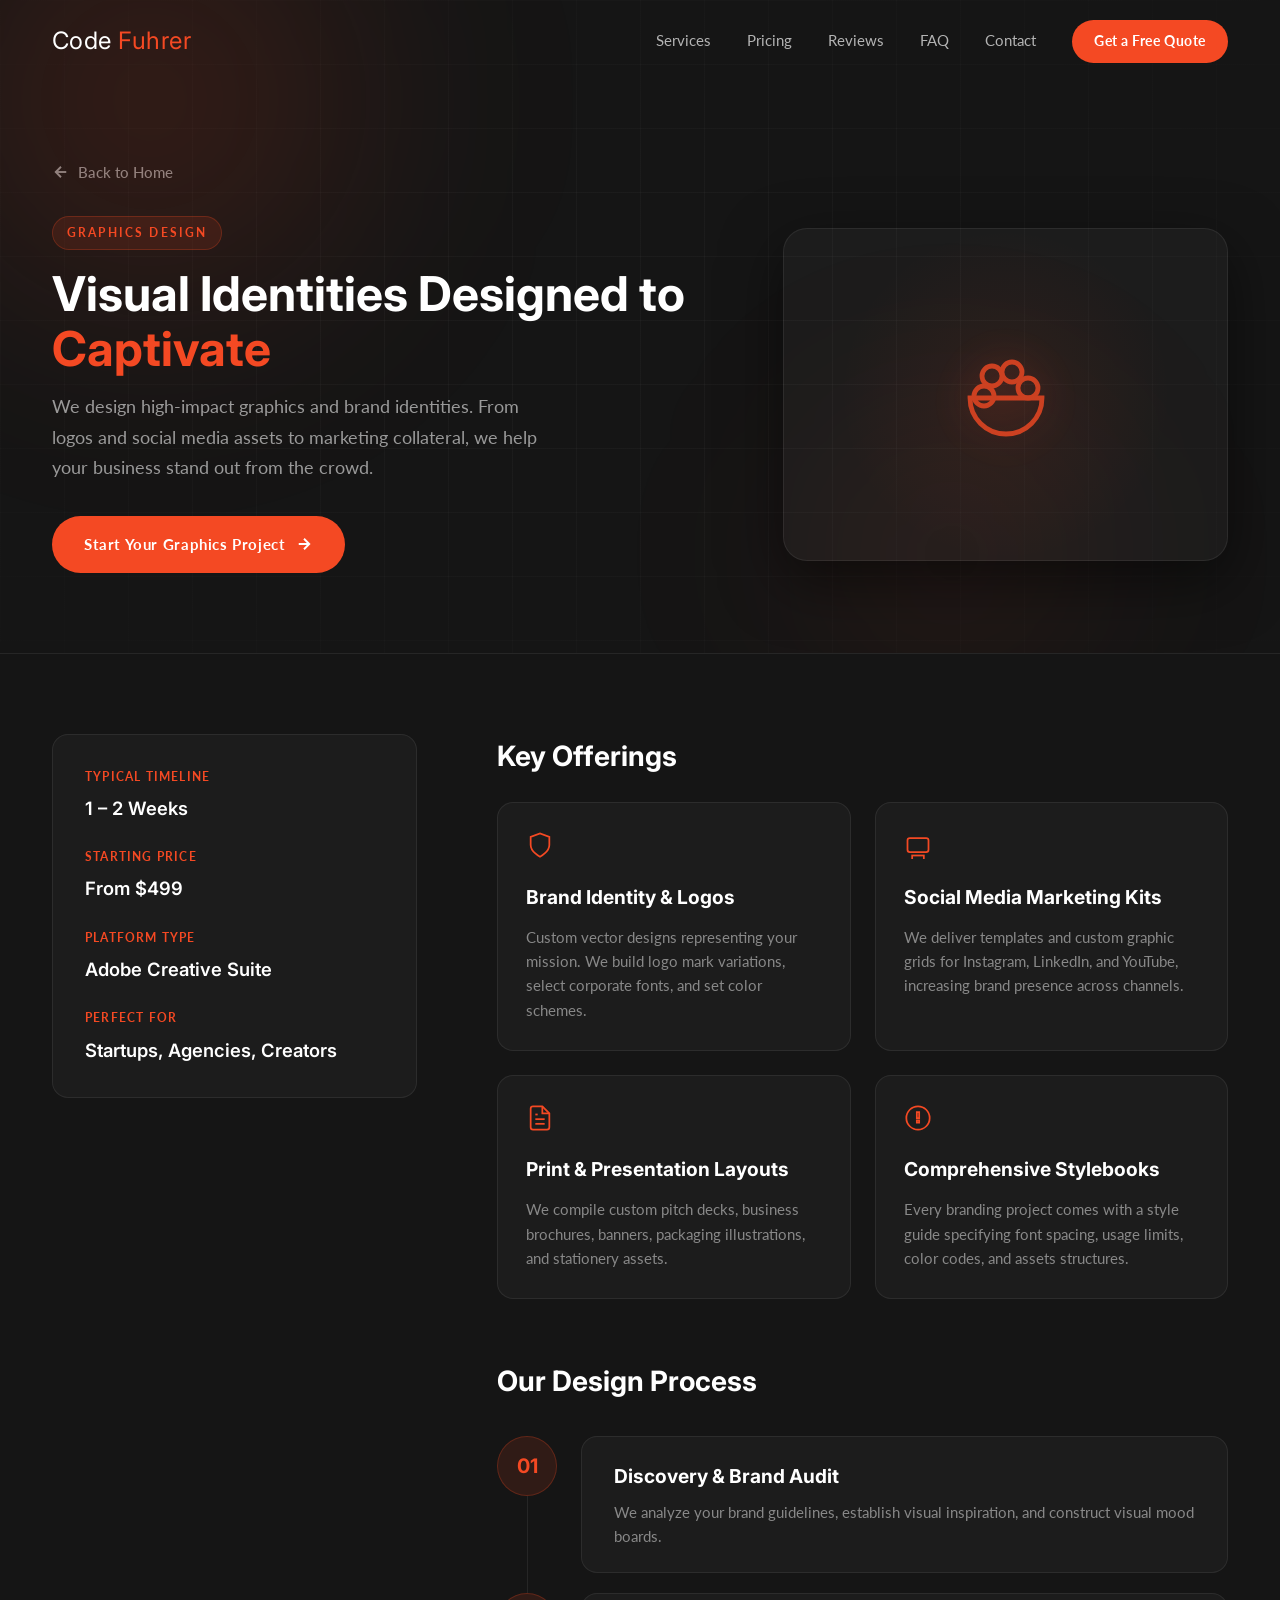
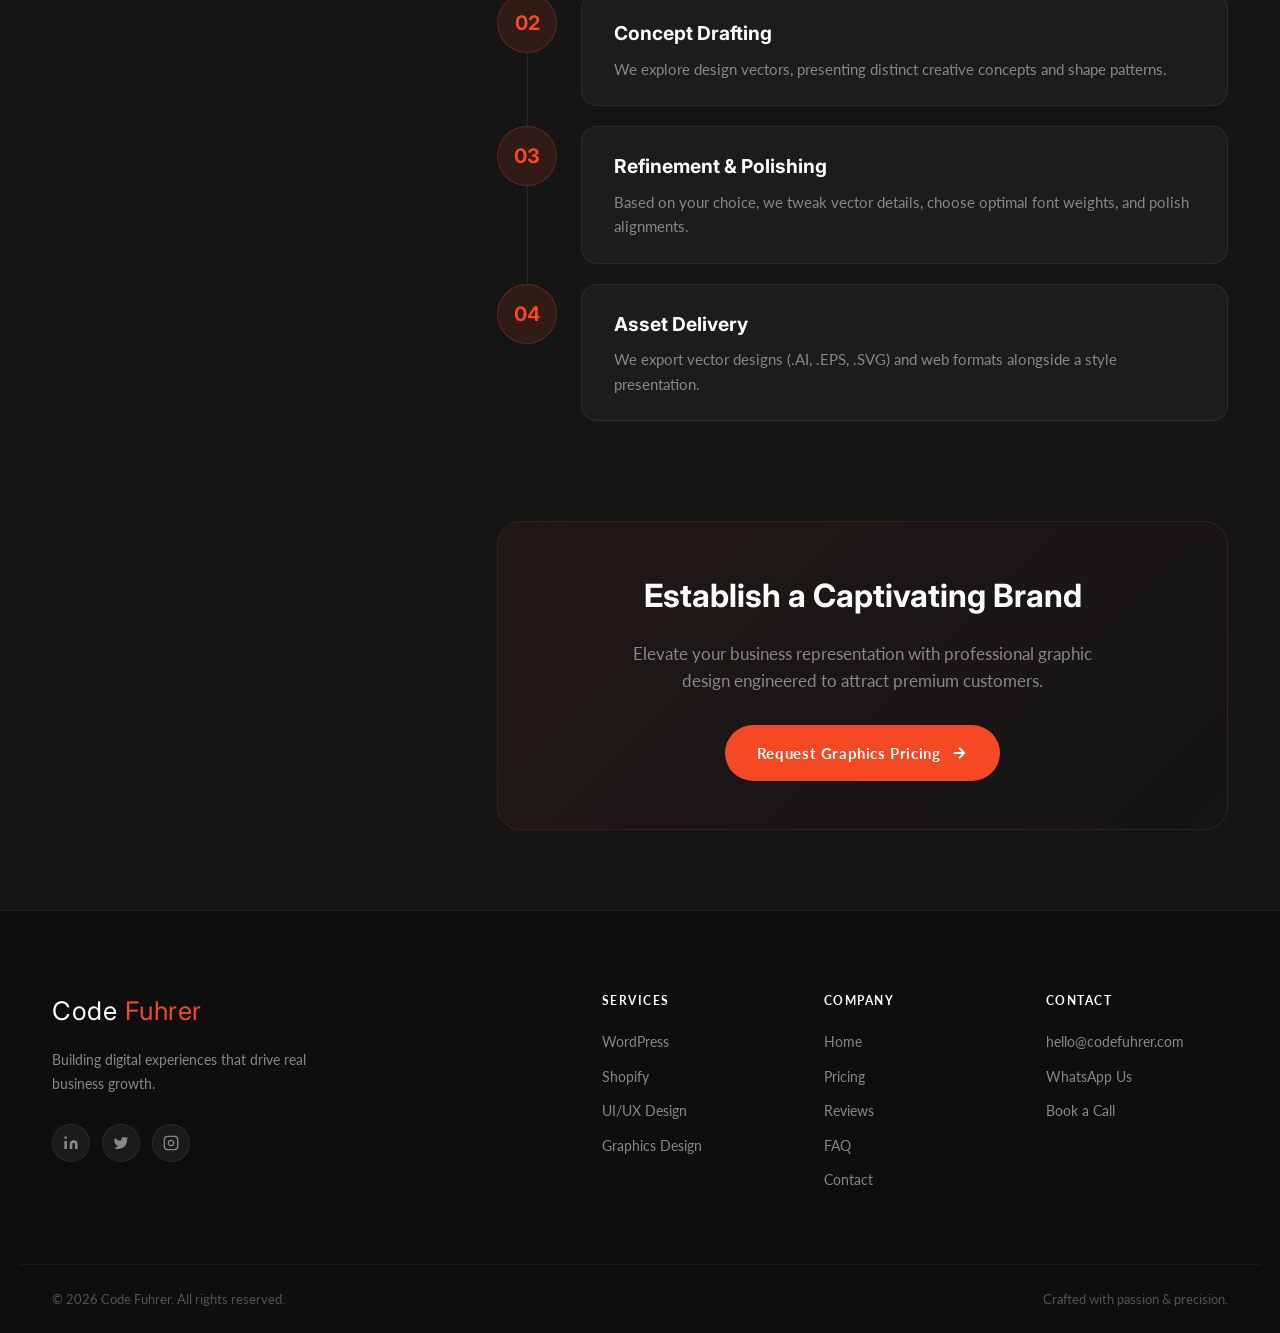
<file: graphics.html>
<!DOCTYPE html>
<html lang="en">

<head>
  <meta charset="UTF-8" />
  <meta name="viewport" content="width=device-width, initial-scale=1.0" />
  <title>Graphics Design & Brand Identity | Code Fuhrer — Premium Digital Agency</title>
  <meta name="description"
    content="Brand identity design, logo creations, social media graphics packages, print layouts, and digital branding assets." />
  <link rel="preconnect" href="https://fonts.googleapis.com" />
  <link rel="preconnect" href="https://fonts.gstatic.com" crossorigin />
  <link
    href="https://fonts.googleapis.com/css2?family=Inter:wght@300;400;500;600;700;800;900&family=Lato:wght@300;400;700;900&display=swap"
    rel="stylesheet" />
  <link rel="stylesheet" href="style.css" />
</head>

<body>

  <!-- ═══════════════════ NAV ═══════════════════ -->
  <header class="nav-header" id="nav-header">
    <div class="container nav-inner">
      <a href="index.html" class="logo" id="logo-link">Code <span>Fuhrer</span></a>
      <nav class="nav-links" id="nav-links">
        <a href="index.html#services" class="nav-link">Services</a>
        <a href="index.html#pricing" class="nav-link">Pricing</a>
        <a href="index.html#testimonials" class="nav-link">Reviews</a>
        <a href="index.html#faq" class="nav-link">FAQ</a>
        <a href="index.html#contact" class="nav-link">Contact</a>
        <a href="index.html#contact" class="btn-nav">Get a Free Quote</a>
      </nav>
      <button class="hamburger" id="hamburger" aria-label="Toggle menu">
        <span></span><span></span><span></span>
      </button>
    </div>
  </header>

  <!-- ═══════════════════ HERO ═══════════════════ -->
  <section class="service-hero">
    <div class="hero-bg-grid"></div>
    <div class="hero-orb hero-orb-1"></div>
    <div class="hero-orb hero-orb-2"></div>
    <div class="container">
      <a href="index.html" class="btn-back">
        <svg width="18" height="18" viewBox="0 0 24 24" fill="none" stroke="currentColor" stroke-width="2.5">
          <line x1="19" y1="12" x2="5" y2="12"></line>
          <polyline points="12 19 5 12 12 5"></polyline>
        </svg>
        Back to Home
      </a>
      
      <div class="service-hero-grid">
        <div class="service-hero-content">
          <div class="section-label">Graphics Design</div>
          <h1 class="section-title">Visual Identities Designed to <span>Captivate</span></h1>
          <p class="hero-sub" style="margin-bottom: 32px;">
            We design high-impact graphics and brand identities. From logos and social media assets to marketing collateral, we help your business stand out from the crowd.
          </p>
          <a href="index.html?service=graphics" class="btn-primary">
            <span>Start Your Graphics Project</span>
            <svg width="18" height="18" viewBox="0 0 24 24" fill="none" stroke="currentColor" stroke-width="2.5">
              <path d="M5 12h14M12 5l7 7-7 7" />
            </svg>
          </a>
        </div>
        <div class="service-hero-visual">
          <div class="service-visual-box">
            <svg class="service-visual-icon" viewBox="0 0 24 24" fill="none" stroke="currentColor" stroke-width="1.2">
              <circle cx="13.5" cy="6.5" r="2.5" />
              <circle cx="17.5" cy="10.5" r="2.5" />
              <circle cx="8.5" cy="7.5" r="2.5" />
              <circle cx="6.5" cy="12.5" r="2.5" />
              <path d="M12 22c5 0 9-4 9-9H3c0 5 4 9 9 9z" />
            </svg>
          </div>
        </div>
      </div>
    </div>
  </section>

  <!-- ═══════════════════ DETAILS ═══════════════════ -->
  <section class="service-details-section">
    <div class="container">
      <div class="service-details-grid">
        <div class="service-sidebar">
          <div class="service-card-meta">
            <div>
              <div class="meta-item-title">Typical Timeline</div>
              <div class="meta-item-value">1 – 2 Weeks</div>
            </div>
            <div>
              <div class="meta-item-title">Starting Price</div>
              <div class="meta-item-value">From $499</div>
            </div>
            <div>
              <div class="meta-item-title">Platform Type</div>
              <div class="meta-item-value">Adobe Creative Suite</div>
            </div>
            <div>
              <div class="meta-item-title">Perfect For</div>
              <div class="meta-item-value">Startups, Agencies, Creators</div>
            </div>
          </div>
        </div>
        
        <div class="service-main-content">
          <div class="service-features-block">
            <h3>Key Offerings</h3>
            <div class="service-features-detailed">
              <div class="sf-card">
                <svg class="sf-card-icon" viewBox="0 0 24 24" fill="none" stroke="currentColor" stroke-width="1.5">
                  <path d="M12 22s8-4 8-10V5l-8-3-8 3v7c0 6 8 10 8 10z"/>
                </svg>
                <h4>Brand Identity & Logos</h4>
                <p>Custom vector designs representing your mission. We build logo mark variations, select corporate fonts, and set color schemes.</p>
              </div>
              <div class="sf-card">
                <svg class="sf-card-icon" viewBox="0 0 24 24" fill="none" stroke="currentColor" stroke-width="1.5">
                  <path d="M21 16V8a2 2 0 0 0-2-2H5a2 2 0 0 0-2 2v8a2 2 0 0 0 2 2h14a2 2 0 0 0 2-2z"/>
                  <rect x="7" y="21" width="10" height="4"/>
                </svg>
                <h4>Social Media Marketing Kits</h4>
                <p>We deliver templates and custom graphic grids for Instagram, LinkedIn, and YouTube, increasing brand presence across channels.</p>
              </div>
              <div class="sf-card">
                <svg class="sf-card-icon" viewBox="0 0 24 24" fill="none" stroke="currentColor" stroke-width="1.5">
                  <path d="M14 2H6a2 2 0 0 0-2 2v16a2 2 0 0 0 2 2h12a2 2 0 0 0 2-2V8z"/>
                  <polyline points="14 2 14 8 20 8"/>
                  <line x1="16" y1="13" x2="8" y2="13"/>
                  <line x1="16" y1="17" x2="8" y2="17"/>
                  <polyline points="10 9 9 9 8 9"/>
                </svg>
                <h4>Print & Presentation Layouts</h4>
                <p>We compile custom pitch decks, business brochures, banners, packaging illustrations, and stationery assets.</p>
              </div>
              <div class="sf-card">
                <svg class="sf-card-icon" viewBox="0 0 24 24" fill="none" stroke="currentColor" stroke-width="1.5">
                  <path d="M12 2a10 10 0 1 0 10 10A10 10 0 0 0 12 2zm1 14h-2v-2h2zm0-4h-2V7h2z"/>
                </svg>
                <h4>Comprehensive Stylebooks</h4>
                <p>Every branding project comes with a style guide specifying font spacing, usage limits, color codes, and assets structures.</p>
              </div>
            </div>
          </div>
          
          <div class="service-process-block">
            <h3>Our Design Process</h3>
            <div class="process-timeline">
              <div class="process-step">
                <div class="step-number">01</div>
                <div class="step-body">
                  <h4>Discovery & Brand Audit</h4>
                  <p>We analyze your brand guidelines, establish visual inspiration, and construct visual mood boards.</p>
                </div>
              </div>
              <div class="process-step">
                <div class="step-number">02</div>
                <div class="step-body">
                  <h4>Concept Drafting</h4>
                  <p>We explore design vectors, presenting distinct creative concepts and shape patterns.</p>
                </div>
              </div>
              <div class="process-step">
                <div class="step-number">03</div>
                <div class="step-body">
                  <h4>Refinement & Polishing</h4>
                  <p>Based on your choice, we tweak vector details, choose optimal font weights, and polish alignments.</p>
                </div>
              </div>
              <div class="process-step">
                <div class="step-number">04</div>
                <div class="step-body">
                  <h4>Asset Delivery</h4>
                  <p>We export vector designs (.AI, .EPS, .SVG) and web formats alongside a style presentation.</p>
                </div>
              </div>
            </div>
          </div>
          
          <div class="service-cta-banner">
            <h3>Establish a Captivating Brand</h3>
            <p>Elevate your business representation with professional graphic design engineered to attract premium customers.</p>
            <a href="index.html?service=graphics" class="btn-primary">
              <span>Request Graphics Pricing</span>
              <svg width="18" height="18" viewBox="0 0 24 24" fill="none" stroke="currentColor" stroke-width="2.5">
                <path d="M5 12h14M12 5l7 7-7 7" />
              </svg>
            </a>
          </div>
        </div>
      </div>
    </div>
  </section>

  <!-- ═══════════════════ FOOTER ═══════════════════ -->
  <footer class="footer" id="footer">
    <div class="container footer-inner">
      <div class="footer-brand">
        <a href="index.html" class="logo footer-logo">Code <span>Fuhrer</span></a>
        <p class="footer-tagline">Building digital experiences that drive real business growth.</p>
        <div class="footer-socials">
          <a href="#" class="fs-link" aria-label="LinkedIn">
            <svg viewBox="0 0 24 24" fill="currentColor">
              <path d="M16 8a6 6 0 016 6v7h-4v-7a2 2 0 00-2-2 2 2 0 00-2 2v7h-4v-7a6 6 0 016-6zM2 9h4v12H2z" />
              <circle cx="4" cy="4" r="2" />
            </svg>
          </a>
          <a href="#" class="fs-link" aria-label="Twitter">
            <svg viewBox="0 0 24 24" fill="currentColor">
              <path
                d="M23 3a10.9 10.9 0 01-3.14 1.53 4.48 4.48 0 00-7.86 3v1A10.66 10.66 0 013 4s-4 9 5 13a11.64 11.64 0 01-7 2c9 5 20 0 20-11.5a4.5 4.5 0 00-.08-.83A7.72 7.72 0 0023 3z" />
            </svg>
          </a>
          <a href="#" class="fs-link" aria-label="Instagram">
            <svg viewBox="0 0 24 24" fill="none" stroke="currentColor" stroke-width="2">
              <rect x="2" y="2" width="20" height="20" rx="5" ry="5" />
              <path d="M16 11.37A4 4 0 1112.63 8 4 4 0 0116 11.37z" />
              <line x1="17.5" y1="6.5" x2="17.51" y2="6.5" />
            </svg>
          </a>
        </div>
      </div>

      <div class="footer-links">
        <div class="fl-col">
          <h4>Services</h4>
          <a href="wordpress.html">WordPress</a>
          <a href="shopify.html">Shopify</a>
          <a href="uiux.html">UI/UX Design</a>
          <a href="graphics.html">Graphics Design</a>
        </div>
        <div class="fl-col">
          <h4>Company</h4>
          <a href="index.html">Home</a>
          <a href="index.html#pricing">Pricing</a>
          <a href="index.html#testimonials">Reviews</a>
          <a href="index.html#faq">FAQ</a>
          <a href="index.html#contact">Contact</a>
        </div>
        <div class="fl-col">
          <h4>Contact</h4>
          <a href="mailto:hello@codefuhrer.com">hello@codefuhrer.com</a>
          <a href="https://wa.me/1234567890">WhatsApp Us</a>
          <a href="index.html#contact">Book a Call</a>
        </div>
      </div>
    </div>
    <div class="footer-bottom">
      <span>© 2026 Code Fuhrer. All rights reserved.</span>
      <span>Crafted with passion & precision.</span>
    </div>
  </footer>

  <script src="main.js"></script>
</body>

</html>
</file>
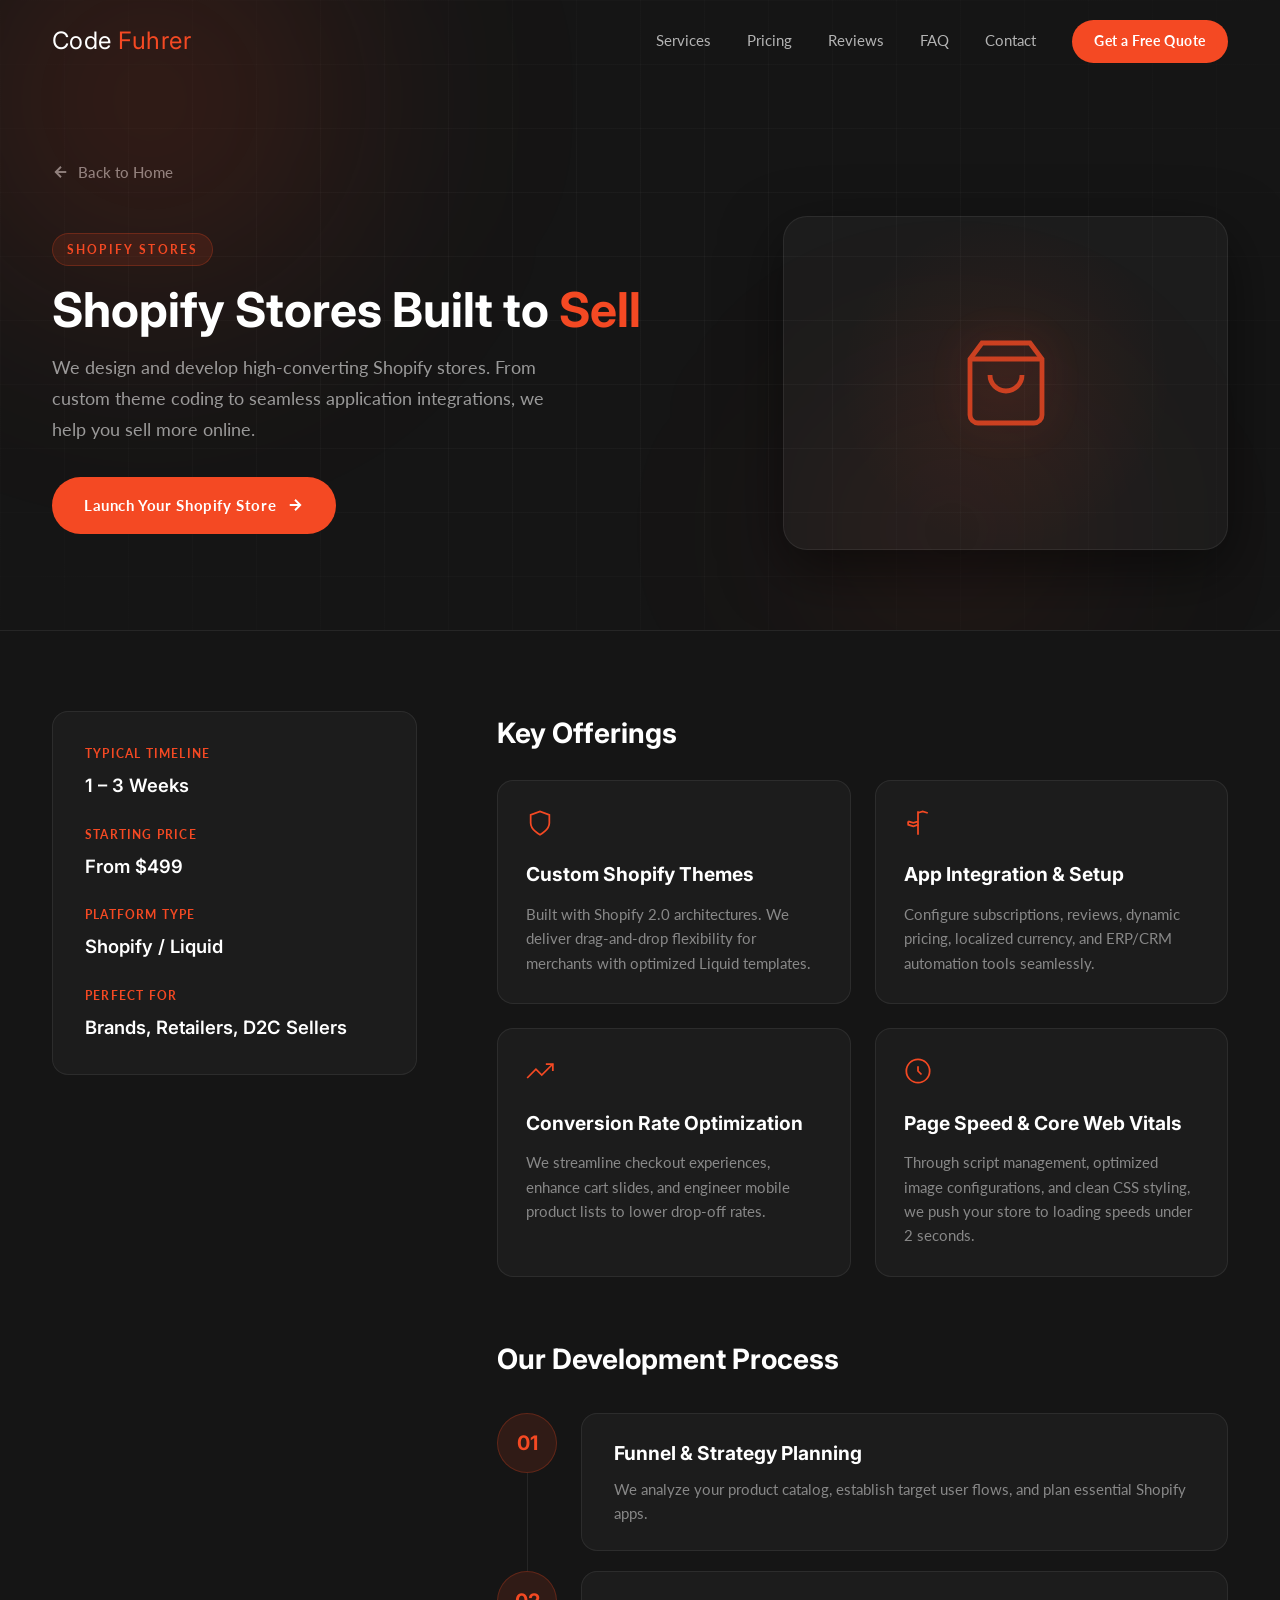
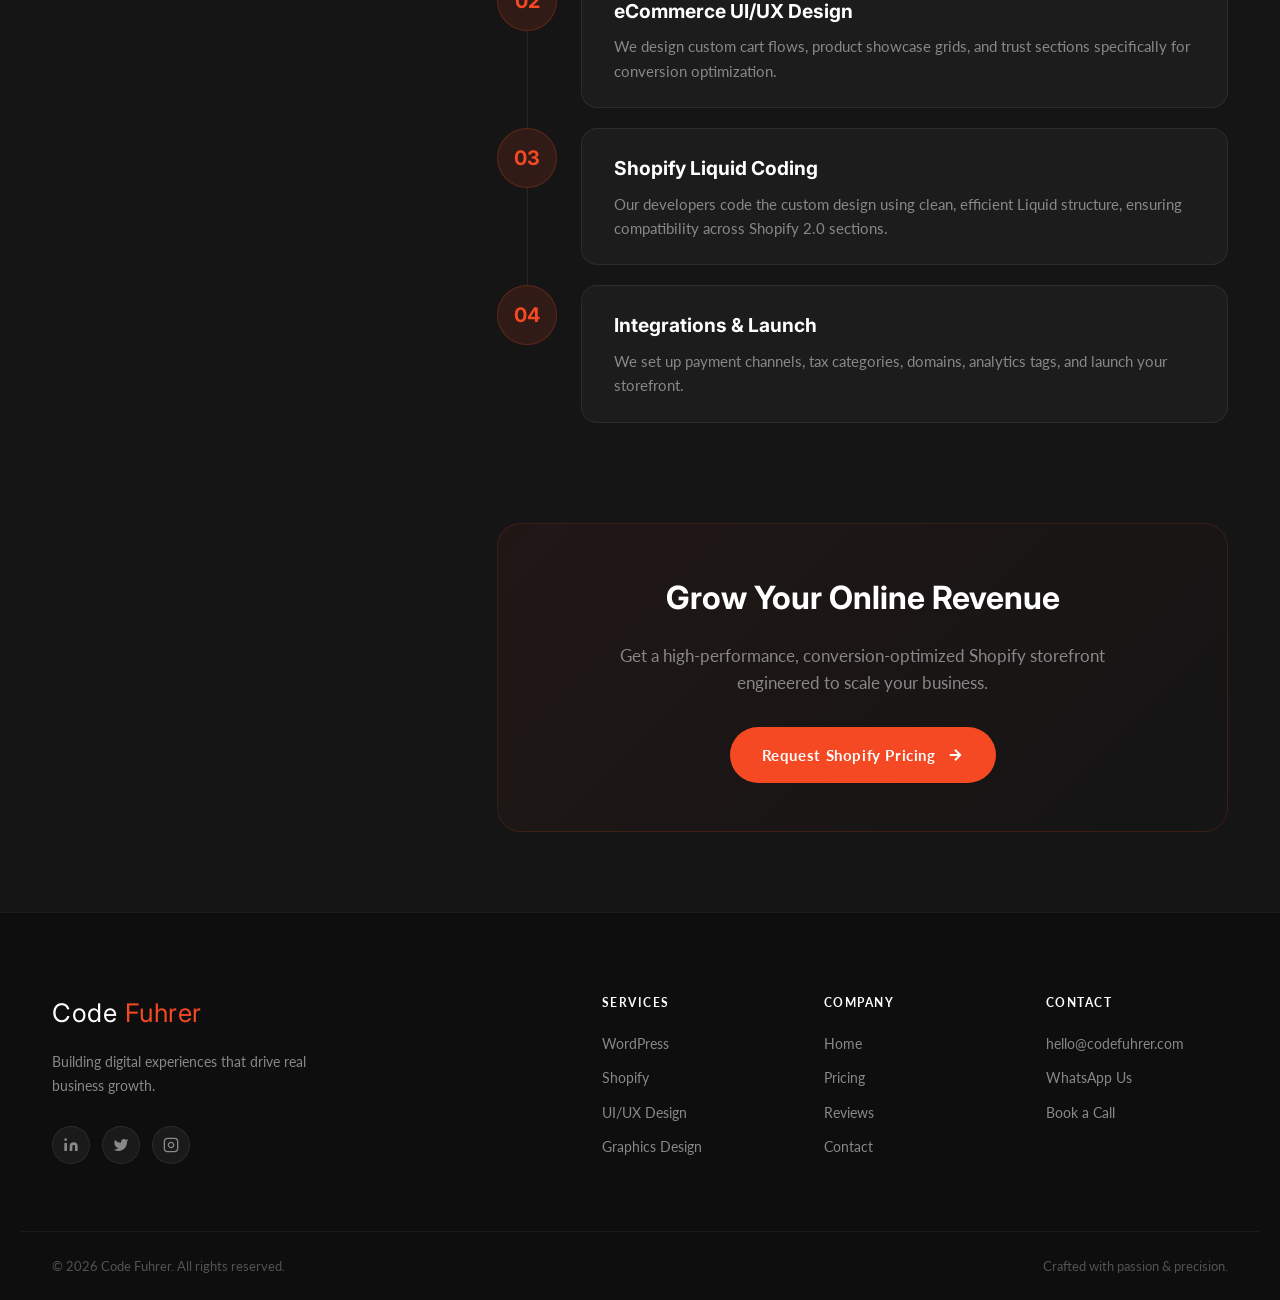
<file: shopify.html>
<!DOCTYPE html>
<html lang="en">

<head>
  <meta charset="UTF-8" />
  <meta name="viewport" content="width=device-width, initial-scale=1.0" />
  <title>Shopify Store Development | Code Fuhrer — Premium Digital Agency</title>
  <meta name="description"
    content="High-converting Shopify stores, custom liquid theme development, app setups, and commerce performance audits." />
  <link rel="preconnect" href="https://fonts.googleapis.com" />
  <link rel="preconnect" href="https://fonts.gstatic.com" crossorigin />
  <link
    href="https://fonts.googleapis.com/css2?family=Inter:wght@300;400;500;600;700;800;900&family=Lato:wght@300;400;700;900&display=swap"
    rel="stylesheet" />
  <link rel="stylesheet" href="style.css" />
</head>

<body>

  <!-- ═══════════════════ NAV ═══════════════════ -->
  <header class="nav-header" id="nav-header">
    <div class="container nav-inner">
      <a href="index.html" class="logo" id="logo-link">Code <span>Fuhrer</span></a>
      <nav class="nav-links" id="nav-links">
        <a href="index.html#services" class="nav-link">Services</a>
        <a href="index.html#pricing" class="nav-link">Pricing</a>
        <a href="index.html#testimonials" class="nav-link">Reviews</a>
        <a href="index.html#faq" class="nav-link">FAQ</a>
        <a href="index.html#contact" class="nav-link">Contact</a>
        <a href="index.html#contact" class="btn-nav">Get a Free Quote</a>
      </nav>
      <button class="hamburger" id="hamburger" aria-label="Toggle menu">
        <span></span><span></span><span></span>
      </button>
    </div>
  </header>

  <!-- ═══════════════════ HERO ═══════════════════ -->
  <section class="service-hero">
    <div class="hero-bg-grid"></div>
    <div class="hero-orb hero-orb-1"></div>
    <div class="hero-orb hero-orb-2"></div>
    <div class="container">
      <a href="index.html" class="btn-back">
        <svg width="18" height="18" viewBox="0 0 24 24" fill="none" stroke="currentColor" stroke-width="2.5">
          <line x1="19" y1="12" x2="5" y2="12"></line>
          <polyline points="12 19 5 12 12 5"></polyline>
        </svg>
        Back to Home
      </a>
      
      <div class="service-hero-grid">
        <div class="service-hero-content">
          <div class="section-label">Shopify Stores</div>
          <h1 class="section-title">Shopify Stores Built to <span>Sell</span></h1>
          <p class="hero-sub" style="margin-bottom: 32px;">
            We design and develop high-converting Shopify stores. From custom theme coding to seamless application integrations, we help you sell more online.
          </p>
          <a href="index.html?service=shopify" class="btn-primary">
            <span>Launch Your Shopify Store</span>
            <svg width="18" height="18" viewBox="0 0 24 24" fill="none" stroke="currentColor" stroke-width="2.5">
              <path d="M5 12h14M12 5l7 7-7 7" />
            </svg>
          </a>
        </div>
        <div class="service-hero-visual">
          <div class="service-visual-box">
            <svg class="service-visual-icon" viewBox="0 0 24 24" fill="none" stroke="currentColor" stroke-width="1.2">
              <path d="M6 2L3 6v14a2 2 0 002 2h14a2 2 0 002-2V6l-3-4z" />
              <line x1="3" y1="6" x2="21" y2="6" />
              <path d="M16 10a4 4 0 01-8 0" />
            </svg>
          </div>
        </div>
      </div>
    </div>
  </section>

  <!-- ═══════════════════ DETAILS ═══════════════════ -->
  <section class="service-details-section">
    <div class="container">
      <div class="service-details-grid">
        <div class="service-sidebar">
          <div class="service-card-meta">
            <div>
              <div class="meta-item-title">Typical Timeline</div>
              <div class="meta-item-value">1 – 3 Weeks</div>
            </div>
            <div>
              <div class="meta-item-title">Starting Price</div>
              <div class="meta-item-value">From $499</div>
            </div>
            <div>
              <div class="meta-item-title">Platform Type</div>
              <div class="meta-item-value">Shopify / Liquid</div>
            </div>
            <div>
              <div class="meta-item-title">Perfect For</div>
              <div class="meta-item-value">Brands, Retailers, D2C Sellers</div>
            </div>
          </div>
        </div>
        
        <div class="service-main-content">
          <div class="service-features-block">
            <h3>Key Offerings</h3>
            <div class="service-features-detailed">
              <div class="sf-card">
                <svg class="sf-card-icon" viewBox="0 0 24 24" fill="none" stroke="currentColor" stroke-width="1.5">
                  <path d="M12 22s8-4 8-10V5l-8-3-8 3v7c0 6 8 10 8 10z"/>
                </svg>
                <h4>Custom Shopify Themes</h4>
                <p>Built with Shopify 2.0 architectures. We deliver drag-and-drop flexibility for merchants with optimized Liquid templates.</p>
              </div>
              <div class="sf-card">
                <svg class="sf-card-icon" viewBox="0 0 24 24" fill="none" stroke="currentColor" stroke-width="1.5">
                  <path d="M20.38 3.46L16 2.14 11.62 3.46M3.62 10.54L8 11.86l4.38-1.32M12 2v20"/>
                  <path d="M3.62 10.54a8.68 8.68 0 0 0 0 2.92L8 14.78l4.38-1.32"/>
                </svg>
                <h4>App Integration & Setup</h4>
                <p>Configure subscriptions, reviews, dynamic pricing, localized currency, and ERP/CRM automation tools seamlessly.</p>
              </div>
              <div class="sf-card">
                <svg class="sf-card-icon" viewBox="0 0 24 24" fill="none" stroke="currentColor" stroke-width="1.5">
                  <polyline points="23 6 13.5 15.5 8.5 10.5 1 18"/>
                  <polyline points="17 6 23 6 23 12"/>
                </svg>
                <h4>Conversion Rate Optimization</h4>
                <p>We streamline checkout experiences, enhance cart slides, and engineer mobile product lists to lower drop-off rates.</p>
              </div>
              <div class="sf-card">
                <svg class="sf-card-icon" viewBox="0 0 24 24" fill="none" stroke="currentColor" stroke-width="1.5">
                  <circle cx="12" cy="12" r="10"/>
                  <path d="M12 8v4l3 3"/>
                </svg>
                <h4>Page Speed & Core Web Vitals</h4>
                <p>Through script management, optimized image configurations, and clean CSS styling, we push your store to loading speeds under 2 seconds.</p>
              </div>
            </div>
          </div>
          
          <div class="service-process-block">
            <h3>Our Development Process</h3>
            <div class="process-timeline">
              <div class="process-step">
                <div class="step-number">01</div>
                <div class="step-body">
                  <h4>Funnel & Strategy Planning</h4>
                  <p>We analyze your product catalog, establish target user flows, and plan essential Shopify apps.</p>
                </div>
              </div>
              <div class="process-step">
                <div class="step-number">02</div>
                <div class="step-body">
                  <h4>eCommerce UI/UX Design</h4>
                  <p>We design custom cart flows, product showcase grids, and trust sections specifically for conversion optimization.</p>
                </div>
              </div>
              <div class="process-step">
                <div class="step-number">03</div>
                <div class="step-body">
                  <h4>Shopify Liquid Coding</h4>
                  <p>Our developers code the custom design using clean, efficient Liquid structure, ensuring compatibility across Shopify 2.0 sections.</p>
                </div>
              </div>
              <div class="process-step">
                <div class="step-number">04</div>
                <div class="step-body">
                  <h4>Integrations & Launch</h4>
                  <p>We set up payment channels, tax categories, domains, analytics tags, and launch your storefront.</p>
                </div>
              </div>
            </div>
          </div>
          
          <div class="service-cta-banner">
            <h3>Grow Your Online Revenue</h3>
            <p>Get a high-performance, conversion-optimized Shopify storefront engineered to scale your business.</p>
            <a href="index.html?service=shopify" class="btn-primary">
              <span>Request Shopify Pricing</span>
              <svg width="18" height="18" viewBox="0 0 24 24" fill="none" stroke="currentColor" stroke-width="2.5">
                <path d="M5 12h14M12 5l7 7-7 7" />
              </svg>
            </a>
          </div>
        </div>
      </div>
    </div>
  </section>

  <!-- ═══════════════════ FOOTER ═══════════════════ -->
  <footer class="footer" id="footer">
    <div class="container footer-inner">
      <div class="footer-brand">
        <a href="index.html" class="logo footer-logo">Code <span>Fuhrer</span></a>
        <p class="footer-tagline">Building digital experiences that drive real business growth.</p>
        <div class="footer-socials">
          <a href="#" class="fs-link" aria-label="LinkedIn">
            <svg viewBox="0 0 24 24" fill="currentColor">
              <path d="M16 8a6 6 0 016 6v7h-4v-7a2 2 0 00-2-2 2 2 0 00-2 2v7h-4v-7a6 6 0 016-6zM2 9h4v12H2z" />
              <circle cx="4" cy="4" r="2" />
            </svg>
          </a>
          <a href="#" class="fs-link" aria-label="Twitter">
            <svg viewBox="0 0 24 24" fill="currentColor">
              <path
                d="M23 3a10.9 10.9 0 01-3.14 1.53 4.48 4.48 0 00-7.86 3v1A10.66 10.66 0 013 4s-4 9 5 13a11.64 11.64 0 01-7 2c9 5 20 0 20-11.5a4.5 4.5 0 00-.08-.83A7.72 7.72 0 0023 3z" />
            </svg>
          </a>
          <a href="#" class="fs-link" aria-label="Instagram">
            <svg viewBox="0 0 24 24" fill="none" stroke="currentColor" stroke-width="2">
              <rect x="2" y="2" width="20" height="20" rx="5" ry="5" />
              <path d="M16 11.37A4 4 0 1112.63 8 4 4 0 0116 11.37z" />
              <line x1="17.5" y1="6.5" x2="17.51" y2="6.5" />
            </svg>
          </a>
        </div>
      </div>

      <div class="footer-links">
        <div class="fl-col">
          <h4>Services</h4>
          <a href="wordpress.html">WordPress</a>
          <a href="shopify.html">Shopify</a>
          <a href="uiux.html">UI/UX Design</a>
          <a href="graphics.html">Graphics Design</a>
        </div>
        <div class="fl-col">
          <h4>Company</h4>
          <a href="index.html">Home</a>
          <a href="index.html#pricing">Pricing</a>
          <a href="index.html#testimonials">Reviews</a>
          <a href="index.html#contact">Contact</a>
        </div>
        <div class="fl-col">
          <h4>Contact</h4>
          <a href="mailto:hello@codefuhrer.com">hello@codefuhrer.com</a>
          <a href="https://wa.me/1234567890">WhatsApp Us</a>
          <a href="index.html#contact">Book a Call</a>
        </div>
      </div>
    </div>
    <div class="footer-bottom">
      <span>© 2026 Code Fuhrer. All rights reserved.</span>
      <span>Crafted with passion & precision.</span>
    </div>
  </footer>

  <script src="main.js"></script>
</body>

</html>
</file>
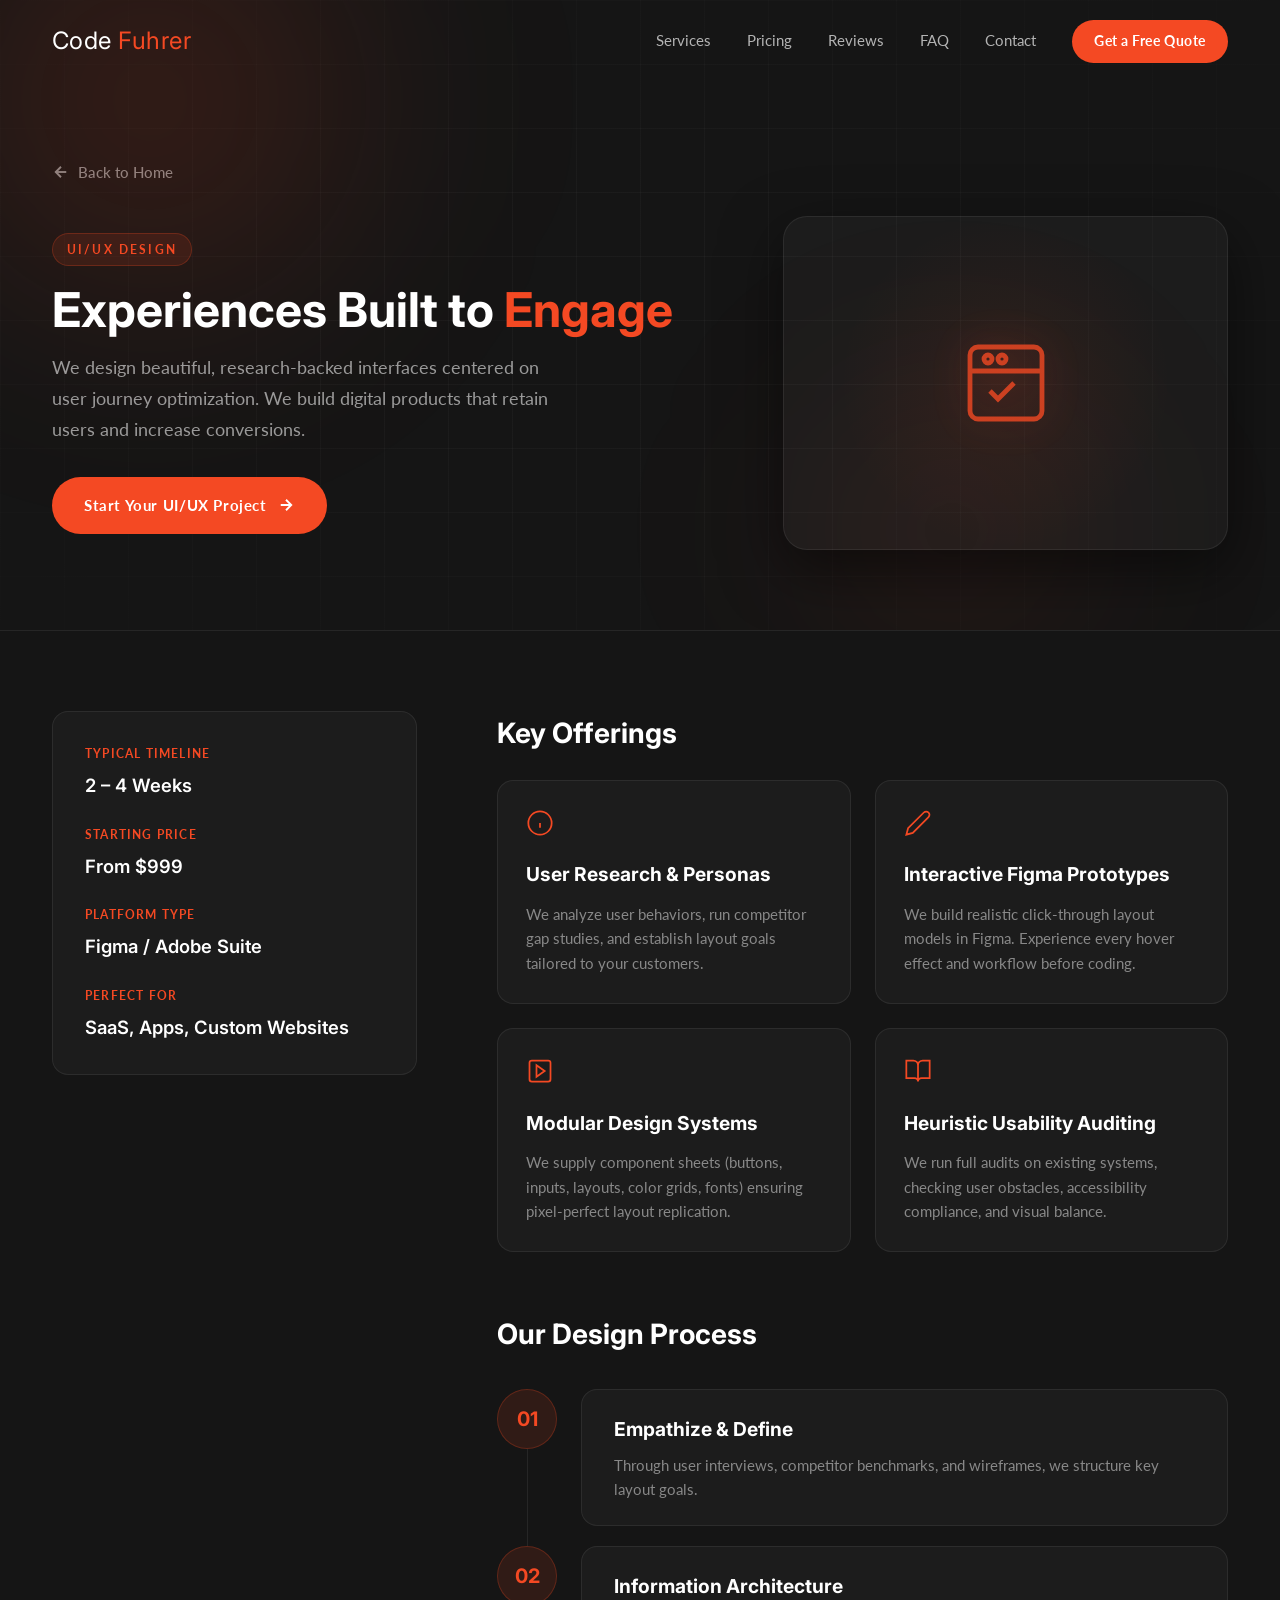
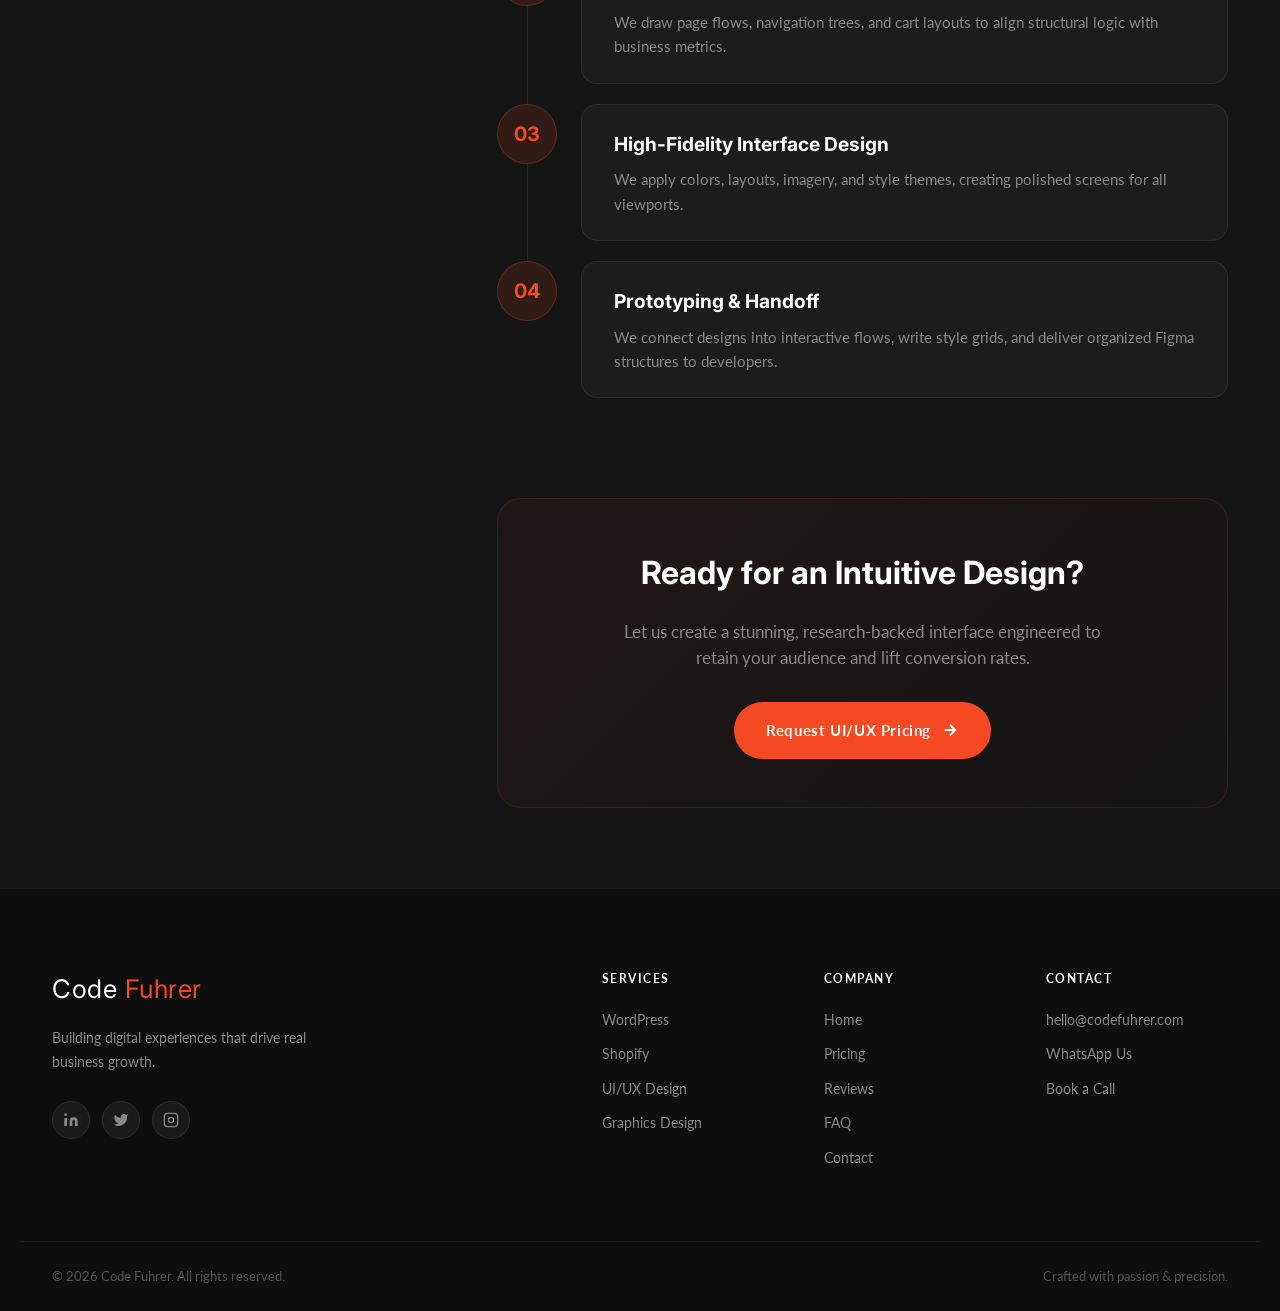
<file: uiux.html>
<!DOCTYPE html>
<html lang="en">

<head>
  <meta charset="UTF-8" />
  <meta name="viewport" content="width=device-width, initial-scale=1.0" />
  <title>UI/UX Design | Code Fuhrer — Premium Digital Agency</title>
  <meta name="description"
    content="Research-backed, user-first interface design. Figma prototyping, user journey mapping, and conversion-focused design systems." />
  <link rel="preconnect" href="https://fonts.googleapis.com" />
  <link rel="preconnect" href="https://fonts.gstatic.com" crossorigin />
  <link
    href="https://fonts.googleapis.com/css2?family=Inter:wght@300;400;500;600;700;800;900&family=Lato:wght@300;400;700;900&display=swap"
    rel="stylesheet" />
  <link rel="stylesheet" href="style.css" />
</head>

<body>

  <!-- ═══════════════════ NAV ═══════════════════ -->
  <header class="nav-header" id="nav-header">
    <div class="container nav-inner">
      <a href="index.html" class="logo" id="logo-link">Code <span>Fuhrer</span></a>
      <nav class="nav-links" id="nav-links">
        <a href="index.html#services" class="nav-link">Services</a>
        <a href="index.html#pricing" class="nav-link">Pricing</a>
        <a href="index.html#testimonials" class="nav-link">Reviews</a>
        <a href="index.html#faq" class="nav-link">FAQ</a>
        <a href="index.html#contact" class="nav-link">Contact</a>
        <a href="index.html#contact" class="btn-nav">Get a Free Quote</a>
      </nav>
      <button class="hamburger" id="hamburger" aria-label="Toggle menu">
        <span></span><span></span><span></span>
      </button>
    </div>
  </header>

  <!-- ═══════════════════ HERO ═══════════════════ -->
  <section class="service-hero">
    <div class="hero-bg-grid"></div>
    <div class="hero-orb hero-orb-1"></div>
    <div class="hero-orb hero-orb-2"></div>
    <div class="container">
      <a href="index.html" class="btn-back">
        <svg width="18" height="18" viewBox="0 0 24 24" fill="none" stroke="currentColor" stroke-width="2.5">
          <line x1="19" y1="12" x2="5" y2="12"></line>
          <polyline points="12 19 5 12 12 5"></polyline>
        </svg>
        Back to Home
      </a>
      
      <div class="service-hero-grid">
        <div class="service-hero-content">
          <div class="section-label">UI/UX Design</div>
          <h1 class="section-title">Experiences Built to <span>Engage</span></h1>
          <p class="hero-sub" style="margin-bottom: 32px;">
            We design beautiful, research-backed interfaces centered on user journey optimization. We build digital products that retain users and increase conversions.
          </p>
          <a href="index.html?service=uiux" class="btn-primary">
            <span>Start Your UI/UX Project</span>
            <svg width="18" height="18" viewBox="0 0 24 24" fill="none" stroke="currentColor" stroke-width="2.5">
              <path d="M5 12h14M12 5l7 7-7 7" />
            </svg>
          </a>
        </div>
        <div class="service-hero-visual">
          <div class="service-visual-box">
            <svg class="service-visual-icon" viewBox="0 0 24 24" fill="none" stroke="currentColor" stroke-width="1.2">
              <rect x="3" y="3" width="18" height="18" rx="2" />
              <path d="M3 9h18" />
              <circle cx="7.5" cy="6" r="1" />
              <circle cx="11" cy="6" r="1" />
              <path d="M8 14l2 2 4-4" />
            </svg>
          </div>
        </div>
      </div>
    </div>
  </section>

  <!-- ═══════════════════ DETAILS ═══════════════════ -->
  <section class="service-details-section">
    <div class="container">
      <div class="service-details-grid">
        <div class="service-sidebar">
          <div class="service-card-meta">
            <div>
              <div class="meta-item-title">Typical Timeline</div>
              <div class="meta-item-value">2 – 4 Weeks</div>
            </div>
            <div>
              <div class="meta-item-title">Starting Price</div>
              <div class="meta-item-value">From $999</div>
            </div>
            <div>
              <div class="meta-item-title">Platform Type</div>
              <div class="meta-item-value">Figma / Adobe Suite</div>
            </div>
            <div>
              <div class="meta-item-title">Perfect For</div>
              <div class="meta-item-value">SaaS, Apps, Custom Websites</div>
            </div>
          </div>
        </div>
        
        <div class="service-main-content">
          <div class="service-features-block">
            <h3>Key Offerings</h3>
            <div class="service-features-detailed">
              <div class="sf-card">
                <svg class="sf-card-icon" viewBox="0 0 24 24" fill="none" stroke="currentColor" stroke-width="1.5">
                  <circle cx="12" cy="12" r="10"/>
                  <path d="M12 16v-4M12 8h.01"/>
                </svg>
                <h4>User Research & Personas</h4>
                <p>We analyze user behaviors, run competitor gap studies, and establish layout goals tailored to your customers.</p>
              </div>
              <div class="sf-card">
                <svg class="sf-card-icon" viewBox="0 0 24 24" fill="none" stroke="currentColor" stroke-width="1.5">
                  <path d="M17 3a2.828 2.828 0 1 1 4 4L7.5 20.5 2 22l1.5-5.5L17 3z"/>
                </svg>
                <h4>Interactive Figma Prototypes</h4>
                <p>We build realistic click-through layout models in Figma. Experience every hover effect and workflow before coding.</p>
              </div>
              <div class="sf-card">
                <svg class="sf-card-icon" viewBox="0 0 24 24" fill="none" stroke="currentColor" stroke-width="1.5">
                  <rect x="3" y="3" width="18" height="18" rx="2"/>
                  <path d="M9 17V7l7 5z"/>
                </svg>
                <h4>Modular Design Systems</h4>
                <p>We supply component sheets (buttons, inputs, layouts, color grids, fonts) ensuring pixel-perfect layout replication.</p>
              </div>
              <div class="sf-card">
                <svg class="sf-card-icon" viewBox="0 0 24 24" fill="none" stroke="currentColor" stroke-width="1.5">
                  <path d="M2 3h6a4 4 0 0 1 4 4v14a3 3 0 0 0-3-3H2zM22 3h-6a4 4 0 0 0-4 4v14a3 3 0 0 1 3-3h7z"/>
                </svg>
                <h4>Heuristic Usability Auditing</h4>
                <p>We run full audits on existing systems, checking user obstacles, accessibility compliance, and visual balance.</p>
              </div>
            </div>
          </div>
          
          <div class="service-process-block">
            <h3>Our Design Process</h3>
            <div class="process-timeline">
              <div class="process-step">
                <div class="step-number">01</div>
                <div class="step-body">
                  <h4>Empathize & Define</h4>
                  <p>Through user interviews, competitor benchmarks, and wireframes, we structure key layout goals.</p>
                </div>
              </div>
              <div class="process-step">
                <div class="step-number">02</div>
                <div class="step-body">
                  <h4>Information Architecture</h4>
                  <p>We draw page flows, navigation trees, and cart layouts to align structural logic with business metrics.</p>
                </div>
              </div>
              <div class="process-step">
                <div class="step-number">03</div>
                <div class="step-body">
                  <h4>High-Fidelity Interface Design</h4>
                  <p>We apply colors, layouts, imagery, and style themes, creating polished screens for all viewports.</p>
                </div>
              </div>
              <div class="process-step">
                <div class="step-number">04</div>
                <div class="step-body">
                  <h4>Prototyping & Handoff</h4>
                  <p>We connect designs into interactive flows, write style grids, and deliver organized Figma structures to developers.</p>
                </div>
              </div>
            </div>
          </div>
          
          <div class="service-cta-banner">
            <h3>Ready for an Intuitive Design?</h3>
            <p>Let us create a stunning, research-backed interface engineered to retain your audience and lift conversion rates.</p>
            <a href="index.html?service=uiux" class="btn-primary">
              <span>Request UI/UX Pricing</span>
              <svg width="18" height="18" viewBox="0 0 24 24" fill="none" stroke="currentColor" stroke-width="2.5">
                <path d="M5 12h14M12 5l7 7-7 7" />
              </svg>
            </a>
          </div>
        </div>
      </div>
    </div>
  </section>

  <!-- ═══════════════════ FOOTER ═══════════════════ -->
  <footer class="footer" id="footer">
    <div class="container footer-inner">
      <div class="footer-brand">
        <a href="index.html" class="logo footer-logo">Code <span>Fuhrer</span></a>
        <p class="footer-tagline">Building digital experiences that drive real business growth.</p>
        <div class="footer-socials">
          <a href="#" class="fs-link" aria-label="LinkedIn">
            <svg viewBox="0 0 24 24" fill="currentColor">
              <path d="M16 8a6 6 0 016 6v7h-4v-7a2 2 0 00-2-2 2 2 0 00-2 2v7h-4v-7a6 6 0 016-6zM2 9h4v12H2z" />
              <circle cx="4" cy="4" r="2" />
            </svg>
          </a>
          <a href="#" class="fs-link" aria-label="Twitter">
            <svg viewBox="0 0 24 24" fill="currentColor">
              <path
                d="M23 3a10.9 10.9 0 01-3.14 1.53 4.48 4.48 0 00-7.86 3v1A10.66 10.66 0 013 4s-4 9 5 13a11.64 11.64 0 01-7 2c9 5 20 0 20-11.5a4.5 4.5 0 00-.08-.83A7.72 7.72 0 0023 3z" />
            </svg>
          </a>
          <a href="#" class="fs-link" aria-label="Instagram">
            <svg viewBox="0 0 24 24" fill="none" stroke="currentColor" stroke-width="2">
              <rect x="2" y="2" width="20" height="20" rx="5" ry="5" />
              <path d="M16 11.37A4 4 0 1112.63 8 4 4 0 0116 11.37z" />
              <line x1="17.5" y1="6.5" x2="17.51" y2="6.5" />
            </svg>
          </a>
        </div>
      </div>

      <div class="footer-links">
        <div class="fl-col">
          <h4>Services</h4>
          <a href="wordpress.html">WordPress</a>
          <a href="shopify.html">Shopify</a>
          <a href="uiux.html">UI/UX Design</a>
          <a href="graphics.html">Graphics Design</a>
        </div>
        <div class="fl-col">
          <h4>Company</h4>
          <a href="index.html">Home</a>
          <a href="index.html#pricing">Pricing</a>
          <a href="index.html#testimonials">Reviews</a>
          <a href="index.html#faq" class="nav-link">FAQ</a>
          <a href="index.html#contact">Contact</a>
        </div>
        <div class="fl-col">
          <h4>Contact</h4>
          <a href="mailto:hello@codefuhrer.com">hello@codefuhrer.com</a>
          <a href="https://wa.me/1234567890">WhatsApp Us</a>
          <a href="index.html#contact">Book a Call</a>
        </div>
      </div>
    </div>
    <div class="footer-bottom">
      <span>© 2026 Code Fuhrer. All rights reserved.</span>
      <span>Crafted with passion & precision.</span>
    </div>
  </footer>

  <script src="main.js"></script>
</body>

</html>
</file>
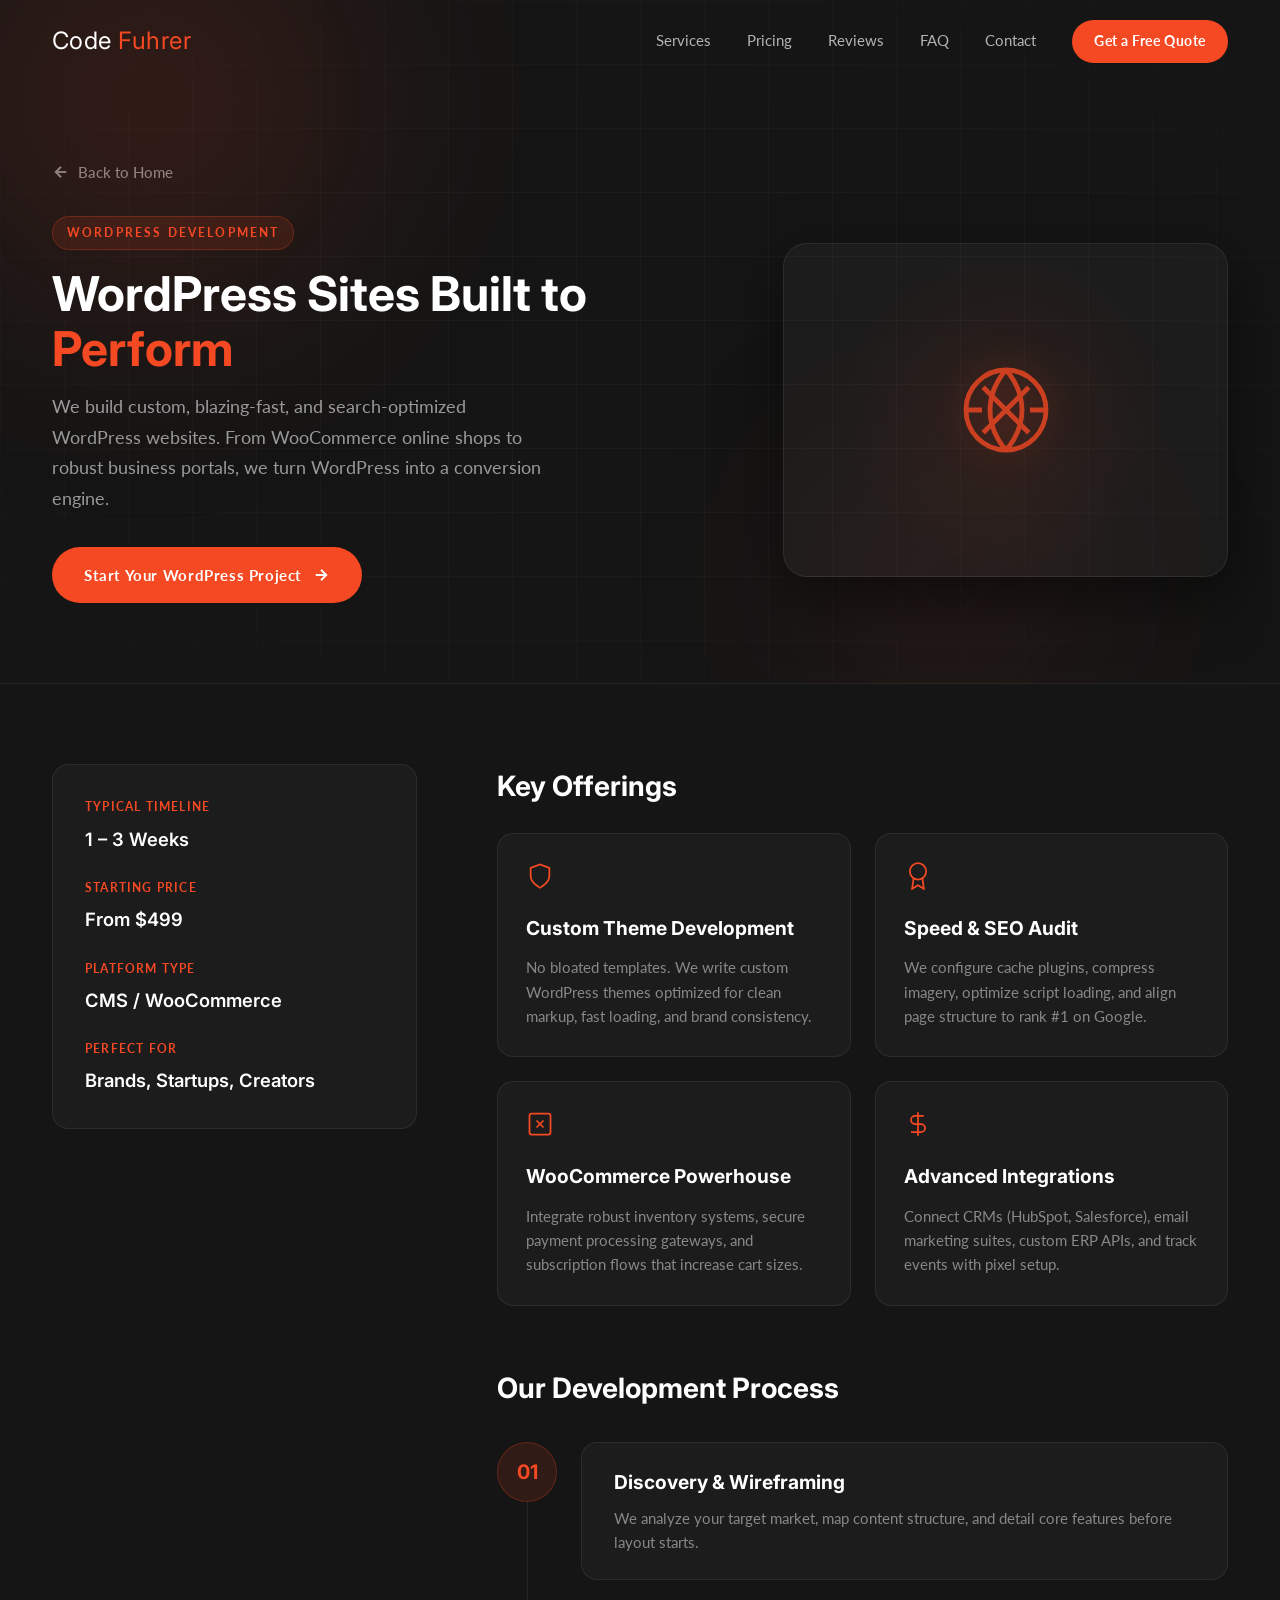
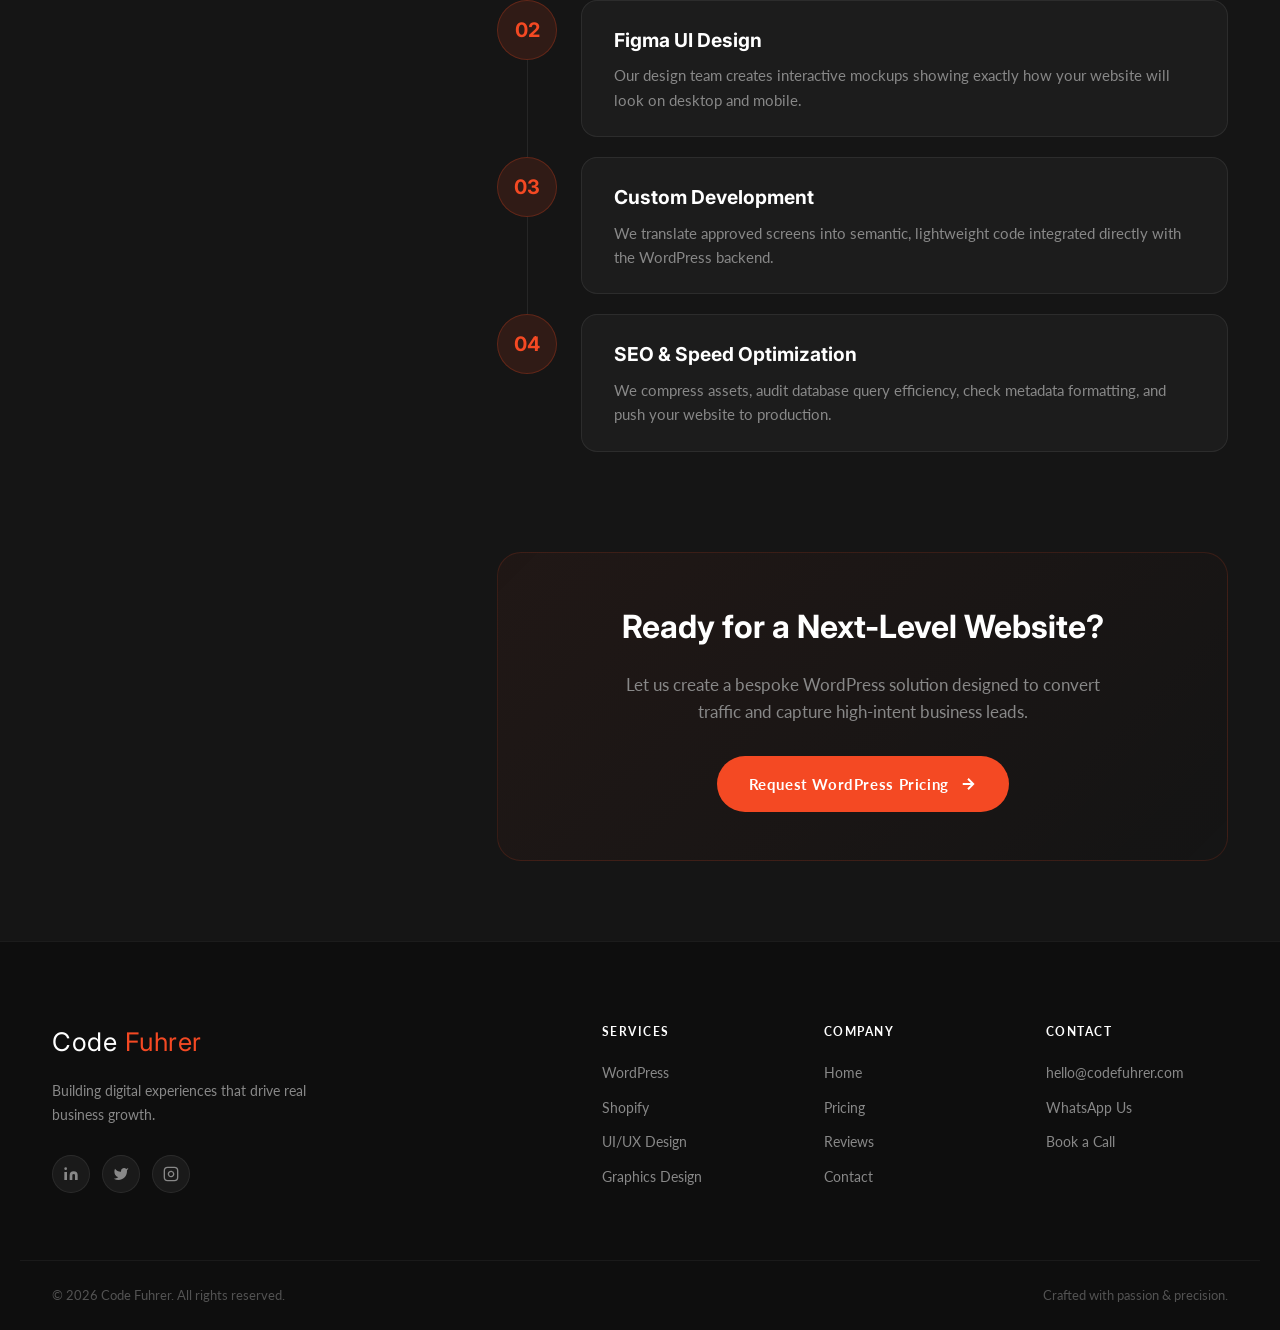
<file: wordpress.html>
<!DOCTYPE html>
<html lang="en">

<head>
  <meta charset="UTF-8" />
  <meta name="viewport" content="width=device-width, initial-scale=1.0" />
  <title>WordPress Development | Code Fuhrer — Premium Digital Agency</title>
  <meta name="description"
    content="Custom themes, WooCommerce integration, speed optimizations, and first-rate SEO implementations for WordPress sites." />
  <link rel="preconnect" href="https://fonts.googleapis.com" />
  <link rel="preconnect" href="https://fonts.gstatic.com" crossorigin />
  <link
    href="https://fonts.googleapis.com/css2?family=Inter:wght@300;400;500;600;700;800;900&family=Lato:wght@300;400;700;900&display=swap"
    rel="stylesheet" />
  <link rel="stylesheet" href="style.css" />
</head>

<body>

  <!-- ═══════════════════ NAV ═══════════════════ -->
  <header class="nav-header" id="nav-header">
    <div class="container nav-inner">
      <a href="index.html" class="logo" id="logo-link">Code <span>Fuhrer</span></a>
      <nav class="nav-links" id="nav-links">
        <a href="index.html#services" class="nav-link">Services</a>
        <a href="index.html#pricing" class="nav-link">Pricing</a>
        <a href="index.html#testimonials" class="nav-link">Reviews</a>
        <a href="index.html#faq" class="nav-link">FAQ</a>
        <a href="index.html#contact" class="nav-link">Contact</a>
        <a href="index.html#contact" class="btn-nav">Get a Free Quote</a>
      </nav>
      <button class="hamburger" id="hamburger" aria-label="Toggle menu">
        <span></span><span></span><span></span>
      </button>
    </div>
  </header>

  <!-- ═══════════════════ HERO ═══════════════════ -->
  <section class="service-hero">
    <div class="hero-bg-grid"></div>
    <div class="hero-orb hero-orb-1"></div>
    <div class="hero-orb hero-orb-2"></div>
    <div class="container">
      <a href="index.html" class="btn-back">
        <svg width="18" height="18" viewBox="0 0 24 24" fill="none" stroke="currentColor" stroke-width="2.5">
          <line x1="19" y1="12" x2="5" y2="12"></line>
          <polyline points="12 19 5 12 12 5"></polyline>
        </svg>
        Back to Home
      </a>
      
      <div class="service-hero-grid">
        <div class="service-hero-content">
          <div class="section-label">WordPress Development</div>
          <h1 class="section-title">WordPress Sites Built to <span>Perform</span></h1>
          <p class="hero-sub" style="margin-bottom: 32px;">
            We build custom, blazing-fast, and search-optimized WordPress websites. From WooCommerce online shops to robust business portals, we turn WordPress into a conversion engine.
          </p>
          <a href="index.html?service=wordpress" class="btn-primary">
            <span>Start Your WordPress Project</span>
            <svg width="18" height="18" viewBox="0 0 24 24" fill="none" stroke="currentColor" stroke-width="2.5">
              <path d="M5 12h14M12 5l7 7-7 7" />
            </svg>
          </a>
        </div>
        <div class="service-hero-visual">
          <div class="service-visual-box">
            <svg class="service-visual-icon" viewBox="0 0 24 24" fill="none" stroke="currentColor" stroke-width="1.2">
              <circle cx="12" cy="12" r="10" />
              <path d="M2 12h4M18 12h4" />
              <path d="M12 2c0 0-4 4-4 10s4 10 4 10" />
              <path d="M12 2c0 0 4 4 4 10s-4 10-4 10" />
              <path d="M6.3 6.3l11.4 11.4M17.7 6.3L6.3 17.7" />
            </svg>
          </div>
        </div>
      </div>
    </div>
  </section>

  <!-- ═══════════════════ DETAILS ═══════════════════ -->
  <section class="service-details-section">
    <div class="container">
      <div class="service-details-grid">
        <div class="service-sidebar">
          <div class="service-card-meta">
            <div>
              <div class="meta-item-title">Typical Timeline</div>
              <div class="meta-item-value">1 – 3 Weeks</div>
            </div>
            <div>
              <div class="meta-item-title">Starting Price</div>
              <div class="meta-item-value">From $499</div>
            </div>
            <div>
              <div class="meta-item-title">Platform Type</div>
              <div class="meta-item-value">CMS / WooCommerce</div>
            </div>
            <div>
              <div class="meta-item-title">Perfect For</div>
              <div class="meta-item-value">Brands, Startups, Creators</div>
            </div>
          </div>
        </div>
        
        <div class="service-main-content">
          <div class="service-features-block">
            <h3>Key Offerings</h3>
            <div class="service-features-detailed">
              <div class="sf-card">
                <svg class="sf-card-icon" viewBox="0 0 24 24" fill="none" stroke="currentColor" stroke-width="1.5">
                  <path d="M12 22s8-4 8-10V5l-8-3-8 3v7c0 6 8 10 8 10z"/>
                </svg>
                <h4>Custom Theme Development</h4>
                <p>No bloated templates. We write custom WordPress themes optimized for clean markup, fast loading, and brand consistency.</p>
              </div>
              <div class="sf-card">
                <svg class="sf-card-icon" viewBox="0 0 24 24" fill="none" stroke="currentColor" stroke-width="1.5">
                  <circle cx="12" cy="8" r="7"/>
                  <polyline points="8.21 13.89 7 23 12 20 17 23 15.79 13.88"/>
                </svg>
                <h4>Speed & SEO Audit</h4>
                <p>We configure cache plugins, compress imagery, optimize script loading, and align page structure to rank #1 on Google.</p>
              </div>
              <div class="sf-card">
                <svg class="sf-card-icon" viewBox="0 0 24 24" fill="none" stroke="currentColor" stroke-width="1.5">
                  <rect x="3" y="3" width="18" height="18" rx="2" ry="2"/>
                  <line x1="9" y1="9" x2="15" y2="15"/>
                  <line x1="15" y1="9" x2="9" y2="15"/>
                </svg>
                <h4>WooCommerce Powerhouse</h4>
                <p>Integrate robust inventory systems, secure payment processing gateways, and subscription flows that increase cart sizes.</p>
              </div>
              <div class="sf-card">
                <svg class="sf-card-icon" viewBox="0 0 24 24" fill="none" stroke="currentColor" stroke-width="1.5">
                  <path d="M12 2v20M17 5H9.5a3.5 3.5 0 0 0 0 7h5a3.5 3.5 0 0 1 0 7H6"/>
                </svg>
                <h4>Advanced Integrations</h4>
                <p>Connect CRMs (HubSpot, Salesforce), email marketing suites, custom ERP APIs, and track events with pixel setup.</p>
              </div>
            </div>
          </div>
          
          <div class="service-process-block">
            <h3>Our Development Process</h3>
            <div class="process-timeline">
              <div class="process-step">
                <div class="step-number">01</div>
                <div class="step-body">
                  <h4>Discovery & Wireframing</h4>
                  <p>We analyze your target market, map content structure, and detail core features before layout starts.</p>
                </div>
              </div>
              <div class="process-step">
                <div class="step-number">02</div>
                <div class="step-body">
                  <h4>Figma UI Design</h4>
                  <p>Our design team creates interactive mockups showing exactly how your website will look on desktop and mobile.</p>
                </div>
              </div>
              <div class="process-step">
                <div class="step-number">03</div>
                <div class="step-body">
                  <h4>Custom Development</h4>
                  <p>We translate approved screens into semantic, lightweight code integrated directly with the WordPress backend.</p>
                </div>
              </div>
              <div class="process-step">
                <div class="step-number">04</div>
                <div class="step-body">
                  <h4>SEO & Speed Optimization</h4>
                  <p>We compress assets, audit database query efficiency, check metadata formatting, and push your website to production.</p>
                </div>
              </div>
            </div>
          </div>
          
          <div class="service-cta-banner">
            <h3>Ready for a Next-Level Website?</h3>
            <p>Let us create a bespoke WordPress solution designed to convert traffic and capture high-intent business leads.</p>
            <a href="index.html?service=wordpress" class="btn-primary">
              <span>Request WordPress Pricing</span>
              <svg width="18" height="18" viewBox="0 0 24 24" fill="none" stroke="currentColor" stroke-width="2.5">
                <path d="M5 12h14M12 5l7 7-7 7" />
              </svg>
            </a>
          </div>
        </div>
      </div>
    </div>
  </section>

  <!-- ═══════════════════ FOOTER ═══════════════════ -->
  <footer class="footer" id="footer">
    <div class="container footer-inner">
      <div class="footer-brand">
        <a href="index.html" class="logo footer-logo">Code <span>Fuhrer</span></a>
        <p class="footer-tagline">Building digital experiences that drive real business growth.</p>
        <div class="footer-socials">
          <a href="#" class="fs-link" aria-label="LinkedIn">
            <svg viewBox="0 0 24 24" fill="currentColor">
              <path d="M16 8a6 6 0 016 6v7h-4v-7a2 2 0 00-2-2 2 2 0 00-2 2v7h-4v-7a6 6 0 016-6zM2 9h4v12H2z" />
              <circle cx="4" cy="4" r="2" />
            </svg>
          </a>
          <a href="#" class="fs-link" aria-label="Twitter">
            <svg viewBox="0 0 24 24" fill="currentColor">
              <path
                d="M23 3a10.9 10.9 0 01-3.14 1.53 4.48 4.48 0 00-7.86 3v1A10.66 10.66 0 013 4s-4 9 5 13a11.64 11.64 0 01-7 2c9 5 20 0 20-11.5a4.5 4.5 0 00-.08-.83A7.72 7.72 0 0023 3z" />
            </svg>
          </a>
          <a href="#" class="fs-link" aria-label="Instagram">
            <svg viewBox="0 0 24 24" fill="none" stroke="currentColor" stroke-width="2">
              <rect x="2" y="2" width="20" height="20" rx="5" ry="5" />
              <path d="M16 11.37A4 4 0 1112.63 8 4 4 0 0116 11.37z" />
              <line x1="17.5" y1="6.5" x2="17.51" y2="6.5" />
            </svg>
          </a>
        </div>
      </div>

      <div class="footer-links">
        <div class="fl-col">
          <h4>Services</h4>
          <a href="wordpress.html">WordPress</a>
          <a href="shopify.html">Shopify</a>
          <a href="uiux.html">UI/UX Design</a>
          <a href="graphics.html">Graphics Design</a>
        </div>
        <div class="fl-col">
          <h4>Company</h4>
          <a href="index.html">Home</a>
          <a href="index.html#pricing">Pricing</a>
          <a href="index.html#testimonials">Reviews</a>
          <a href="index.html#contact">Contact</a>
        </div>
        <div class="fl-col">
          <h4>Contact</h4>
          <a href="mailto:hello@codefuhrer.com">hello@codefuhrer.com</a>
          <a href="https://wa.me/1234567890">WhatsApp Us</a>
          <a href="index.html#contact">Book a Call</a>
        </div>
      </div>
    </div>
    <div class="footer-bottom">
      <span>© 2026 Code Fuhrer. All rights reserved.</span>
      <span>Crafted with passion & precision.</span>
    </div>
  </footer>

  <script src="main.js"></script>
</body>

</html>
</file>
<file: style.css>
/* ═══════════════════════════════════════════════
   CODE FUHRER — PREMIUM LANDING PAGE CSS
   Design System:
   Primary:   #F44923 (vivid red-orange)
   Secondary: #151515 (near-black)
   Accent:    #F1F1F1 (off-white)
   Fonts:     Abril Fatface + Lato
════════════════════════════════════════════════ */

/* === RESET & BASE === */
*,
*::before,
*::after {
  box-sizing: border-box;
  margin: 0;
  padding: 0;
}

:root {
  --primary: #F44923;
  --primary-dk: #d63a1a;
  --primary-lt: rgba(244, 73, 35, 0.12);
  --secondary: #151515;
  --accent: #F1F1F1;
  --white: #ffffff;
  --muted: #888888;
  --border: rgba(241, 241, 241, 0.08);
  --card-bg: rgba(255, 255, 255, 0.03);
  --glass: rgba(255, 255, 255, 0.06);
  --ff-head: 'Inter', sans-serif;
  --ff-body: 'Lato', sans-serif;
  --shadow-sm: 0 2px 12px rgba(0, 0, 0, 0.3);
  --shadow-md: 0 8px 32px rgba(0, 0, 0, 0.4);
  --shadow-lg: 0 20px 60px rgba(0, 0, 0, 0.5);
  --radius-sm: 8px;
  --radius-md: 16px;
  --radius-lg: 24px;
  --transition: 0.35s cubic-bezier(0.4, 0, 0.2, 1);
}

html {
  scroll-behavior: smooth;
  font-size: 16px;
}

body {
  font-family: var(--ff-body);
  background-color: var(--secondary);
  color: var(--accent);
  overflow-x: hidden;
  line-height: 1.6;
}

/* Scrollbar */
::-webkit-scrollbar {
  width: 5px;
}

::-webkit-scrollbar-track {
  background: var(--secondary);
}

::-webkit-scrollbar-thumb {
  background: var(--primary);
  border-radius: 10px;
}

/* Selection */
::selection {
  background: var(--primary);
  color: var(--white);
}

/* ─── CONTAINER ─── */
.container {
  max-width: 1240px;
  margin: 0 auto;
  padding: 0 32px;
}

/* ─── SECTION LABELS ─── */
.section-label {
  display: inline-block;
  font-family: var(--ff-body);
  font-size: 0.75rem;
  font-weight: 700;
  letter-spacing: 0.18em;
  text-transform: uppercase;
  color: var(--primary);
  background: var(--primary-lt);
  border: 1px solid rgba(244, 73, 35, 0.25);
  padding: 6px 14px;
  border-radius: 100px;
  margin-bottom: 16px;
}

.section-title {
  font-family: var(--ff-head);
  font-size: clamp(2rem, 4vw, 3rem);
  line-height: 1.15;
  color: var(--white);
  margin-bottom: 16px;
}

.section-title span {
  color: var(--primary);
}

.section-sub {
  font-size: 1.05rem;
  color: var(--muted);
  max-width: 560px;
  margin-bottom: 64px;
  line-height: 1.7;
}

/* ═══════════════════ NAVBAR ═══════════════════ */
.nav-header {
  position: fixed;
  top: 0;
  left: 0;
  right: 0;
  z-index: 1000;
  padding: 20px 0;
  transition: var(--transition);
}

.nav-header.scrolled {
  background: rgba(21, 21, 21, 0.9);
  backdrop-filter: blur(20px);
  -webkit-backdrop-filter: blur(20px);
  padding: 14px 0;
  border-bottom: 1px solid var(--border);
  box-shadow: var(--shadow-sm);
}

.nav-inner {
  display: flex;
  align-items: center;
  justify-content: space-between;
}

.logo {
  font-family: var(--ff-head);
  font-size: 1.5rem;
  color: var(--white);
  text-decoration: none;
  letter-spacing: 0.02em;
  transition: var(--transition);
}

.logo span {
  color: var(--primary);
}

.logo:hover {
  opacity: 0.85;
}

.nav-links {
  display: flex;
  align-items: center;
  gap: 36px;
}

.nav-link {
  font-size: 0.92rem;
  font-weight: 400;
  color: rgba(241, 241, 241, 0.72);
  text-decoration: none;
  position: relative;
  transition: color var(--transition);
}

.nav-link::after {
  content: '';
  position: absolute;
  bottom: -3px;
  left: 0;
  width: 0;
  height: 1.5px;
  background: var(--primary);
  transition: width var(--transition);
}

.nav-link:hover {
  color: var(--white);
}

.nav-link:hover::after {
  width: 100%;
}

.btn-nav {
  font-family: var(--ff-body);
  font-size: 0.88rem;
  font-weight: 700;
  letter-spacing: 0.04em;
  color: var(--white);
  background: var(--primary);
  padding: 10px 22px;
  border-radius: 100px;
  text-decoration: none;
  transition: var(--transition);
  box-shadow: 0 0 0 0 rgba(244, 73, 35, 0.4);
}

.btn-nav:hover {
  background: var(--primary-dk);
  transform: translateY(-1px);
  box-shadow: 0 6px 24px rgba(244, 73, 35, 0.35);
}

.hamburger {
  display: none;
  flex-direction: column;
  gap: 5px;
  background: none;
  border: none;
  cursor: pointer;
  padding: 4px;
}

.hamburger span {
  display: block;
  width: 26px;
  height: 2px;
  background: var(--white);
  border-radius: 2px;
  transition: var(--transition);
}

/* ═══════════════════ HERO ═══════════════════ */
.hero {
  position: relative;
  min-height: 100vh;
  display: flex;
  align-items: center;
  overflow: hidden;
  padding: 120px 0 80px;
  background: var(--secondary);
}

/* Animated grid background */
.hero-bg-grid {
  position: absolute;
  inset: 0;
  background-image:
    linear-gradient(rgba(241, 241, 241, 0.03) 1px, transparent 1px),
    linear-gradient(90deg, rgba(241, 241, 241, 0.03) 1px, transparent 1px);
  background-size: 64px 64px;
  mask-image: radial-gradient(ellipse 80% 80% at 50% 50%, black 30%, transparent 100%);
  -webkit-mask-image: radial-gradient(ellipse 80% 80% at 50% 50%, black 30%, transparent 100%);
}

.hero-orb {
  position: absolute;
  border-radius: 50%;
  filter: blur(100px);
  pointer-events: none;
}

.hero-orb-1 {
  width: 600px;
  height: 600px;
  background: radial-gradient(circle, rgba(244, 73, 35, 0.2) 0%, transparent 70%);
  top: -200px;
  left: -150px;
  animation: orbFloat 8s ease-in-out infinite;
}

.hero-orb-2 {
  width: 400px;
  height: 400px;
  background: radial-gradient(circle, rgba(244, 73, 35, 0.12) 0%, transparent 70%);
  bottom: -100px;
  right: 10%;
  animation: orbFloat 10s ease-in-out infinite reverse;
}

@keyframes orbFloat {

  0%,
  100% {
    transform: translate(0, 0);
  }

  50% {
    transform: translate(30px, -30px);
  }
}

.hero-inner {
  position: relative;
  z-index: 1;
  display: grid;
  grid-template-columns: 1fr 1fr;
  gap: 80px;
  align-items: center;
}

/* Hero Badge */
.hero-badge {
  display: inline-flex;
  align-items: center;
  gap: 8px;
  font-size: 0.82rem;
  font-weight: 700;
  letter-spacing: 0.06em;
  text-transform: uppercase;
  color: rgba(241, 241, 241, 0.75);
  background: rgba(241, 241, 241, 0.06);
  border: 1px solid rgba(241, 241, 241, 0.12);
  padding: 8px 16px;
  border-radius: 100px;
  margin-bottom: 28px;
  animation: fadeUp 0.8s ease both;
}

.badge-dot {
  width: 8px;
  height: 8px;
  background: var(--primary);
  border-radius: 50%;
  box-shadow: 0 0 10px var(--primary);
  animation: pulse 2s ease infinite;
}

@keyframes pulse {

  0%,
  100% {
    box-shadow: 0 0 6px var(--primary);
  }

  50% {
    box-shadow: 0 0 18px var(--primary), 0 0 30px rgba(244, 73, 35, 0.4);
  }
}

/* Hero Headline */
.hero-headline {
  font-family: var(--ff-head);
  font-size: 3.2rem;
  line-height: 1.08;
  color: var(--white);
  margin-bottom: 24px;
  animation: fadeUp 0.8s 0.1s ease both;
}

.highlight-text {
  position: relative;
  display: inline-block;
  color: var(--primary);
}

.highlight-text::after {
  content: '';
  position: absolute;
  bottom: 2px;
  left: 0;
  right: 0;
  height: 3px;
  background: linear-gradient(90deg, var(--primary), transparent);
  border-radius: 2px;
}

.hero-sub {
  font-size: 1.1rem;
  line-height: 1.75;
  color: rgba(241, 241, 241, 0.6);
  max-width: 500px;
  margin-bottom: 40px;
  animation: fadeUp 0.8s 0.2s ease both;
}

.hero-sub strong {
  color: var(--primary);
  font-weight: 700;
}

/* CTA Buttons */
.hero-cta-row {
  display: flex;
  align-items: center;
  gap: 20px;
  margin-bottom: 52px;
  animation: fadeUp 0.8s 0.3s ease both;
  flex-wrap: wrap;
}

.btn-primary {
  display: inline-flex;
  align-items: center;
  gap: 10px;
  font-family: var(--ff-body);
  font-size: 0.95rem;
  font-weight: 700;
  letter-spacing: 0.04em;
  color: var(--white);
  background: var(--primary);
  padding: 16px 32px;
  border-radius: 100px;
  text-decoration: none;
  transition: var(--transition);
  position: relative;
  overflow: hidden;
}

.btn-primary::before {
  content: '';
  position: absolute;
  inset: 0;
  background: linear-gradient(135deg, rgba(255, 255, 255, 0.15), transparent);
  opacity: 0;
  transition: opacity var(--transition);
}

.btn-primary:hover {
  transform: translateY(-3px);
  box-shadow: 0 12px 40px rgba(244, 73, 35, 0.45);
}

.btn-primary:hover::before {
  opacity: 1;
}

.btn-ghost {
  display: inline-flex;
  align-items: center;
  gap: 8px;
  font-family: var(--ff-body);
  font-size: 0.95rem;
  font-weight: 700;
  color: rgba(241, 241, 241, 0.8);
  text-decoration: none;
  border: 1px solid rgba(241, 241, 241, 0.2);
  padding: 15px 28px;
  border-radius: 100px;
  transition: var(--transition);
}

.btn-ghost:hover {
  color: var(--white);
  border-color: rgba(244, 73, 35, 0.6);
  background: rgba(244, 73, 35, 0.08);
  transform: translateY(-2px);
}

/* Trust Bar */
.trust-bar {
  display: flex;
  align-items: center;
  flex-wrap: wrap;
  gap: 20px;
  animation: fadeUp 0.8s 0.4s ease both;
}

.trust-item {
  display: flex;
  align-items: center;
  gap: 8px;
  font-size: 0.82rem;
  font-weight: 700;
  color: rgba(241, 241, 241, 0.55);
  letter-spacing: 0.04em;
  text-transform: uppercase;
}

.trust-icon {
  width: 16px;
  height: 16px;
  stroke: var(--primary);
}

.trust-divider {
  width: 1px;
  height: 28px;
  background: rgba(241, 241, 241, 0.1);
}

/* ── Hero Visual Card ── */
.hero-visual {
  display: flex;
  align-items: center;
  justify-content: center;
  animation: fadeUp 0.8s 0.2s ease both;
}

.hero-card-stack {
  position: relative;
  width: 380px;
  height: 380px;
}

.hcard {
  position: absolute;
  border-radius: var(--radius-lg);
  background: rgba(255, 255, 255, 0.04);
  border: 1px solid rgba(241, 241, 241, 0.08);
}

.hcard-back {
  inset: 40px 0 0 40px;
  background: rgba(244, 73, 35, 0.06);
  border-color: rgba(244, 73, 35, 0.15);
  transform: rotate(-6deg);
}

.hcard-mid {
  inset: 20px 20px 20px 20px;
  background: rgba(255, 255, 255, 0.03);
  transform: rotate(-2deg);
}

.hcard-front {
  inset: 0;
  padding: 24px;
  backdrop-filter: blur(20px);
  background: rgba(21, 21, 21, 0.85);
  border: 1px solid rgba(241, 241, 241, 0.1);
  box-shadow: var(--shadow-lg);
  display: flex;
  flex-direction: column;
  gap: 20px;
}

.hcard-header {
  display: flex;
  align-items: center;
  justify-content: space-between;
}

.hcard-dots {
  display: flex;
  gap: 6px;
}

.hcard-dots span {
  width: 10px;
  height: 10px;
  border-radius: 50%;
  display: block;
}

.hcard-dots span:nth-child(1) {
  background: #FF5F57;
}

.hcard-dots span:nth-child(2) {
  background: #FEBC2E;
}

.hcard-dots span:nth-child(3) {
  background: #28C840;
}

.hcard-tag {
  font-size: 0.72rem;
  font-weight: 700;
  letter-spacing: 0.1em;
  text-transform: uppercase;
  color: var(--primary);
  background: var(--primary-lt);
  padding: 4px 10px;
  border-radius: 100px;
}

.hcard-body {
  flex: 1;
  display: flex;
  flex-direction: column;
  gap: 20px;
}

.hcard-metric {
  text-align: center;
}

.metric-label {
  display: block;
  font-size: 0.78rem;
  color: var(--muted);
  letter-spacing: 0.08em;
  text-transform: uppercase;
  margin-bottom: 4px;
}

.metric-value {
  font-family: var(--ff-head);
  font-size: 3rem;
  color: var(--primary);
  line-height: 1;
}

.hcard-bar-wrap {
  display: flex;
  flex-direction: column;
  gap: 10px;
}

.hcard-bar {
  display: flex;
  align-items: center;
  justify-content: space-between;
  gap: 8px;
}

.hcard-bar span:first-child {
  font-size: 0.75rem;
  color: var(--muted);
  min-width: 72px;
}

.hcard-bar span:last-child {
  font-size: 0.75rem;
  color: var(--accent);
  font-weight: 700;
  min-width: 32px;
  text-align: right;
}

.hcard-bar::after {
  content: '';
  flex: 1;
  height: 5px;
  background: rgba(241, 241, 241, 0.06);
  border-radius: 10px;
  position: relative;
  overflow: hidden;
}

.hcard-bar {
  position: relative;
}

/* Bar inner via pseudo-element trick on wrapper */
.hcard-bar-inner {
  flex: 1;
  height: 5px;
  background: rgba(241, 241, 241, 0.06);
  border-radius: 10px;
  overflow: hidden;
}

.hcard-bar-fill {
  height: 100%;
  background: linear-gradient(90deg, var(--primary), #ff7a5c);
  border-radius: 10px;
  width: var(--w);
  animation: barGrow 1.5s 1s ease both;
}

@keyframes barGrow {
  from {
    width: 0;
  }
}

.hcard-footer {
  display: flex;
  align-items: center;
  gap: 10px;
}

.hcard-avatars {
  display: flex;
}

.ha {
  width: 28px;
  height: 28px;
  border-radius: 50%;
  border: 2px solid var(--secondary);
  margin-left: -8px;
  font-size: 0.6rem;
  display: flex;
  align-items: center;
  justify-content: center;
  color: var(--white);
  font-weight: 700;
}

.ha:first-child {
  margin-left: 0;
}

.ha1 {
  background: #4f46e5;
}

.ha2 {
  background: var(--primary);
}

.ha3 {
  background: #10b981;
}

.hcard-note {
  font-size: 0.72rem;
  color: var(--muted);
}

/* Floating badges */
.float-badge {
  position: absolute;
  display: flex;
  align-items: center;
  gap: 6px;
  background: rgba(21, 21, 21, 0.9);
  border: 1px solid rgba(244, 73, 35, 0.3);
  padding: 8px 14px;
  border-radius: 100px;
  font-size: 0.78rem;
  font-weight: 700;
  color: var(--white);
  backdrop-filter: blur(10px);
  white-space: nowrap;
  box-shadow: var(--shadow-sm);
}

.float-badge-1 {
  top: -20px;
  right: -30px;
  animation: floatBadge 4s ease-in-out infinite;
}

.float-badge-2 {
  bottom: 20px;
  left: -40px;
  animation: floatBadge 4s 2s ease-in-out infinite;
}

@keyframes floatBadge {

  0%,
  100% {
    transform: translateY(0);
  }

  50% {
    transform: translateY(-8px);
  }
}

/* Scroll hint */
.scroll-hint {
  position: absolute;
  bottom: 40px;
  left: 50%;
  transform: translateX(-50%);
  display: flex;
  flex-direction: column;
  align-items: center;
  gap: 8px;
  text-decoration: none;
  color: var(--muted);
  font-size: 0.72rem;
  letter-spacing: 0.12em;
  text-transform: uppercase;
  transition: color var(--transition);
  z-index: 2;
}

.scroll-hint:hover {
  color: var(--primary);
}

.scroll-arrow {
  width: 20px;
  height: 20px;
  border-right: 2px solid currentColor;
  border-bottom: 2px solid currentColor;
  transform: rotate(45deg);
  animation: scrollBounce 1.5s ease-in-out infinite;
}

@keyframes scrollBounce {

  0%,
  100% {
    transform: rotate(45deg) translateY(0);
    opacity: 1;
  }

  50% {
    transform: rotate(45deg) translateY(6px);
    opacity: 0.4;
  }
}

/* Animation helpers */
@keyframes fadeUp {
  from {
    opacity: 0;
    transform: translateY(24px);
  }

  to {
    opacity: 1;
    transform: translateY(0);
  }
}

/* ═══════════════════ SERVICES ═══════════════════ */
.services {
  padding: 120px 0;
  background: linear-gradient(180deg, var(--secondary) 0%, #1c1c1c 100%);
}

.services-grid {
  display: grid;
  grid-template-columns: repeat(4, 1fr);
  gap: 24px;
}

.service-card {
  position: relative;
  background: rgba(255, 255, 255, 0.03);
  border: 1px solid rgba(241, 241, 241, 0.08);
  border-radius: var(--radius-md);
  padding: 36px 28px;
  transition: var(--transition);
  overflow: hidden;
  cursor: default;
}

.service-card::before {
  content: '';
  position: absolute;
  bottom: 0;
  left: 0;
  right: 0;
  height: 3px;
  background: linear-gradient(90deg, var(--primary), transparent);
  transform: scaleX(0);
  transform-origin: left;
  transition: transform var(--transition);
}

.service-card:hover {
  background: rgba(244, 73, 35, 0.05);
  border-color: rgba(244, 73, 35, 0.25);
  transform: translateY(-6px);
  box-shadow: 0 20px 50px rgba(244, 73, 35, 0.12);
}

.service-card:hover::before {
  transform: scaleX(1);
}

/* Featured card */
.service-card--featured {
  background: linear-gradient(145deg, rgba(244, 73, 35, 0.1), rgba(244, 73, 35, 0.03));
  border-color: rgba(244, 73, 35, 0.3);
}

.service-card--featured::after {
  content: '';
  position: absolute;
  top: 0;
  right: 0;
  width: 120px;
  height: 120px;
  background: radial-gradient(circle at top right, rgba(244, 73, 35, 0.2), transparent 70%);
}

.sc-featured-badge {
  position: absolute;
  top: 18px;
  right: 18px;
  font-size: 0.7rem;
  font-weight: 700;
  letter-spacing: 0.06em;
  text-transform: uppercase;
  color: var(--primary);
  background: var(--primary-lt);
  border: 1px solid rgba(244, 73, 35, 0.3);
  padding: 4px 10px;
  border-radius: 100px;
}

.sc-icon-wrap {
  width: 52px;
  height: 52px;
  background: rgba(244, 73, 35, 0.1);
  border: 1px solid rgba(244, 73, 35, 0.2);
  border-radius: 12px;
  display: flex;
  align-items: center;
  justify-content: center;
  margin-bottom: 24px;
  transition: var(--transition);
}

.service-card:hover .sc-icon-wrap {
  background: rgba(244, 73, 35, 0.18);
  border-color: rgba(244, 73, 35, 0.4);
  transform: scale(1.08);
}

.sc-icon {
  width: 26px;
  height: 26px;
  stroke: var(--primary);
}

.sc-title {
  font-family: var(--ff-head);
  font-size: 1.25rem;
  color: var(--white);
  margin-bottom: 12px;
}

.sc-desc {
  font-size: 0.9rem;
  line-height: 1.7;
  color: var(--muted);
  margin-bottom: 20px;
}

.sc-features {
  list-style: none;
  display: flex;
  flex-direction: column;
  gap: 8px;
  margin-bottom: 28px;
}

.sc-features li {
  font-size: 0.82rem;
  color: rgba(241, 241, 241, 0.65);
  padding-left: 16px;
  position: relative;
}

.sc-features li::before {
  content: '';
  position: absolute;
  left: 0;
  top: 50%;
  transform: translateY(-50%);
  width: 5px;
  height: 5px;
  background: var(--primary);
  border-radius: 50%;
}

.sc-link {
  font-size: 0.85rem;
  font-weight: 700;
  color: var(--primary);
  text-decoration: none;
  display: inline-flex;
  align-items: center;
  gap: 4px;
  transition: gap var(--transition);
}

.sc-link:hover {
  gap: 10px;
}

.sc-link span {
  transition: transform var(--transition);
}

.sc-link:hover span {
  transform: translateX(4px);
}

/* ═══════════════════ STATS ═══════════════════ */
.stats-section {
  padding: 72px 0;
  background: var(--primary);
  position: relative;
  overflow: hidden;
}

.stats-section::before {
  content: '';
  position: absolute;
  inset: 0;
  background: linear-gradient(135deg, rgba(255, 255, 255, 0.05), transparent 60%);
}

.stats-grid {
  position: relative;
  display: flex;
  align-items: center;
  justify-content: space-between;
  flex-wrap: wrap;
  gap: 32px;
}

.stat-item {
  text-align: center;
  flex: 1;
  min-width: 140px;
}

.stat-number {
  font-family: var(--ff-head);
  font-size: 3.5rem;
  color: var(--white);
  line-height: 1;
}

.stat-suffix {
  font-family: var(--ff-head);
  font-size: 2rem;
  color: rgba(255, 255, 255, 0.7);
}

.stat-label {
  display: block;
  font-size: 0.82rem;
  font-weight: 700;
  letter-spacing: 0.08em;
  text-transform: uppercase;
  color: rgba(255, 255, 255, 0.75);
  margin-top: 6px;
}

.stat-divider {
  width: 1px;
  height: 60px;
  background: rgba(255, 255, 255, 0.2);
}

/* ═══════════════════ PRICING ═══════════════════ */
.pricing {
  padding: 120px 0;
  background: var(--secondary);
}

/* Toggle */
.pricing-toggle-wrap {
  display: flex;
  align-items: center;
  justify-content: center;
  gap: 16px;
  margin-bottom: 64px;
  font-size: 0.92rem;
  color: var(--muted);
}

.section-center-header {
  display: flex;
  flex-direction: column;
  align-items: center;
  justify-content: center;
  text-align: center;
}

.pt-label {
  font-weight: 700;
}

.pt-switch {
  position: relative;
  display: inline-block;
  width: 52px;
  height: 28px;
  cursor: pointer;
}

.pt-switch input {
  opacity: 0;
  width: 0;
  height: 0;
}

.pt-slider {
  position: absolute;
  inset: 0;
  background: rgba(241, 241, 241, 0.1);
  border-radius: 100px;
  border: 1px solid rgba(241, 241, 241, 0.15);
  transition: var(--transition);
}

.pt-slider::before {
  content: '';
  position: absolute;
  left: 3px;
  top: 50%;
  transform: translateY(-50%);
  width: 20px;
  height: 20px;
  background: var(--primary);
  border-radius: 50%;
  transition: var(--transition);
}

.pt-switch input:checked+.pt-slider {
  background: rgba(244, 73, 35, 0.15);
}

.pt-switch input:checked+.pt-slider::before {
  transform: translate(24px, -50%);
}

.save-badge {
  font-size: 0.72rem;
  font-weight: 700;
  color: #10b981;
  background: rgba(16, 185, 129, 0.12);
  border: 1px solid rgba(16, 185, 129, 0.25);
  padding: 2px 8px;
  border-radius: 100px;
  margin-left: 6px;
  font-style: normal;
}

/* Cards */
.pricing-grid {
  display: grid;
  grid-template-columns: repeat(3, 1fr);
  gap: 24px;
  align-items: stretch;
}

.price-card {
  position: relative;
  background: rgba(255, 255, 255, 0.03);
  border: 1px solid rgba(241, 241, 241, 0.08);
  border-radius: var(--radius-lg);
  padding: 40px 36px;
  transition: var(--transition);
  display: flex;
  flex-direction: column;
}

.price-card:hover {
  transform: translateY(-6px);
  box-shadow: var(--shadow-md);
}

/* Popular card */
.price-card--popular {
  background: linear-gradient(160deg, rgba(244, 73, 35, 0.12), rgba(244, 73, 35, 0.04));
  border: 2px solid var(--primary);
  box-shadow: 0 0 60px rgba(244, 73, 35, 0.15);
  transform: scale(1.04);
}

.price-card--popular:hover {
  transform: scale(1.04) translateY(-6px);
  box-shadow: 0 20px 60px rgba(244, 73, 35, 0.3);
}

.pc-popular-badge {
  position: absolute;
  top: -16px;
  left: 50%;
  transform: translateX(-50%);
  font-size: 0.78rem;
  font-weight: 900;
  letter-spacing: 0.06em;
  text-transform: uppercase;
  color: var(--white);
  background: var(--primary);
  padding: 6px 18px;
  border-radius: 100px;
  white-space: nowrap;
  box-shadow: 0 4px 20px rgba(244, 73, 35, 0.5);
}

.pc-header {
  margin-bottom: 32px;
}

.pc-plan {
  display: block;
  font-family: var(--ff-head);
  font-size: 1.4rem;
  color: var(--white);
  margin-bottom: 6px;
}

.pc-tagline {
  font-size: 0.85rem;
  color: var(--muted);
  margin-bottom: 20px;
  line-height: 1.5;
}

.pc-price-wrap {
  display: flex;
  align-items: flex-start;
  gap: 4px;
}

.pc-currency {
  font-size: 1.4rem;
  font-weight: 700;
  color: var(--primary);
  margin-top: 8px;
}

.pc-price {
  font-family: var(--ff-head);
  font-size: 3.2rem;
  color: var(--white);
  line-height: 1;
  transition: var(--transition);
}

.pc-period {
  font-size: 0.85rem;
  color: var(--muted);
  align-self: flex-end;
  padding-bottom: 8px;
}

.pc-features {
  list-style: none;
  display: flex;
  flex-direction: column;
  gap: 14px;
  margin-bottom: 36px;
  flex: 1;
}

.pc-features li {
  font-size: 0.9rem;
  color: rgba(241, 241, 241, 0.8);
  display: flex;
  align-items: center;
  gap: 10px;
}

.pc-miss {
  opacity: 0.38;
}

.pc-check {
  color: var(--primary);
  font-weight: 900;
  font-size: 1rem;
}

.pc-cross {
  color: var(--muted);
  font-size: 1rem;
}

.btn-price-primary,
.btn-price-outline {
  display: block;
  text-align: center;
  font-family: var(--ff-body);
  font-size: 0.95rem;
  font-weight: 700;
  letter-spacing: 0.04em;
  padding: 16px 24px;
  border-radius: 100px;
  text-decoration: none;
  transition: var(--transition);
  margin-top: auto;
}

.btn-price-primary {
  background: var(--primary);
  color: var(--white);
}

.btn-price-primary:hover {
  background: var(--primary-dk);
  transform: translateY(-2px);
  box-shadow: 0 8px 30px rgba(244, 73, 35, 0.4);
}

.btn-price-outline {
  border: 1.5px solid rgba(241, 241, 241, 0.15);
  color: rgba(241, 241, 241, 0.8);
}

.btn-price-outline:hover {
  border-color: var(--primary);
  color: var(--primary);
  background: var(--primary-lt);
}

.pricing-note {
  text-align: center;
  font-size: 0.9rem;
  color: var(--muted);
  margin-top: 48px;
}

.pricing-note a {
  color: var(--primary);
  text-decoration: none;
  border-bottom: 1px solid rgba(244, 73, 35, 0.3);
}

.pricing-note a:hover {
  border-color: var(--primary);
}

/* ═══════════════════ TESTIMONIALS ═══════════════════ */
.testimonials {
  padding: 120px 0;
  background: linear-gradient(180deg, #1c1c1c, var(--secondary));
  overflow: hidden;
}

.testimonials-track-wrap {
  overflow: hidden;
  margin-bottom: 32px;
}

.testimonials-track {
  display: flex;
  gap: 24px;
  transition: transform 0.5s cubic-bezier(0.4, 0, 0.2, 1);
}

.tcard {
  flex: 0 0 calc(33.333% - 16px);
  background: rgba(255, 255, 255, 0.04);
  border: 1px solid rgba(241, 241, 241, 0.08);
  border-radius: var(--radius-md);
  padding: 36px 32px;
  display: flex;
  flex-direction: column;
  gap: 20px;
  transition: var(--transition);
}

.tcard:hover {
  border-color: rgba(244, 73, 35, 0.25);
  background: rgba(244, 73, 35, 0.04);
  box-shadow: var(--shadow-md);
}

.tcard-top {
  display: flex;
  align-items: center;
  justify-content: space-between;
}

.tcard-stars {
  color: var(--primary);
  font-size: 1rem;
  letter-spacing: 2px;
}

.tcard-verified {
  font-size: 0.7rem;
  font-weight: 700;
  letter-spacing: 0.08em;
  text-transform: uppercase;
  color: #10b981;
  background: rgba(16, 185, 129, 0.1);
  border: 1px solid rgba(16, 185, 129, 0.2);
  padding: 3px 10px;
  border-radius: 100px;
}

.tcard-quote {
  font-size: 0.95rem;
  line-height: 1.75;
  color: rgba(241, 241, 241, 0.75);
  font-style: italic;
  flex: 1;
}

.tcard-author {
  display: flex;
  align-items: center;
  gap: 14px;
}

.tcard-avatar {
  width: 46px;
  height: 46px;
  border-radius: 50%;
  display: flex;
  align-items: center;
  justify-content: center;
  font-size: 0.88rem;
  font-weight: 900;
  color: var(--white);
  flex-shrink: 0;
}

.tca-1 {
  background: linear-gradient(135deg, #4f46e5, #7c3aed);
}

.tca-2 {
  background: linear-gradient(135deg, var(--primary), #ff7a5c);
}

.tca-3 {
  background: linear-gradient(135deg, #0ea5e9, #06b6d4);
}

.tca-4 {
  background: linear-gradient(135deg, #10b981, #059669);
}

.tca-5 {
  background: linear-gradient(135deg, #f59e0b, #f97316);
}

.tcard-name {
  font-size: 0.95rem;
  font-weight: 700;
  color: var(--white);
}

.tcard-role {
  font-size: 0.8rem;
  color: var(--muted);
  margin-top: 2px;
}

/* Carousel controls */
.tcarousel-controls {
  display: flex;
  align-items: center;
  justify-content: center;
  gap: 20px;
  margin-bottom: 60px;
}

.tc-btn {
  width: 44px;
  height: 44px;
  display: flex;
  align-items: center;
  justify-content: center;
  background: rgba(255, 255, 255, 0.05);
  border: 1px solid rgba(241, 241, 241, 0.12);
  border-radius: 50%;
  color: var(--accent);
  cursor: pointer;
  transition: var(--transition);
}

.tc-btn:hover {
  background: var(--primary);
  border-color: var(--primary);
  color: var(--white);
  transform: scale(1.1);
}

.tc-dots {
  display: flex;
  gap: 8px;
}

.tc-dot {
  width: 8px;
  height: 8px;
  border-radius: 100px;
  background: rgba(241, 241, 241, 0.15);
  cursor: pointer;
  transition: var(--transition);
}

.tc-dot.active {
  background: var(--primary);
  width: 24px;
}

/* Rating strip */
.rating-strip {
  display: flex;
  align-items: center;
  justify-content: center;
  gap: 0;
  background: rgba(255, 255, 255, 0.03);
  border: 1px solid rgba(241, 241, 241, 0.08);
  border-radius: var(--radius-md);
  padding: 28px 40px;
  flex-wrap: wrap;
}

.rs-item {
  text-align: center;
  flex: 1;
  min-width: 140px;
  padding: 8px 20px;
}

.rs-stars {
  color: var(--primary);
  font-size: 1rem;
  margin-bottom: 4px;
}

.rs-platform {
  font-size: 0.75rem;
  letter-spacing: 0.1em;
  text-transform: uppercase;
  color: var(--muted);
  margin-bottom: 2px;
}

.rs-score {
  font-family: var(--ff-head);
  font-size: 1.4rem;
  color: var(--white);
}

.rs-divider {
  width: 1px;
  height: 60px;
  background: rgba(241, 241, 241, 0.08);
}

/* ═══════════════════ CONTACT ═══════════════════ */
.contact {
  padding: 120px 0;
  background: var(--secondary);
  position: relative;
  overflow: hidden;
}

.contact::before {
  content: '';
  position: absolute;
  top: -200px;
  right: -200px;
  width: 500px;
  height: 500px;
  background: radial-gradient(circle, rgba(244, 73, 35, 0.08), transparent 70%);
  pointer-events: none;
}

.contact-inner {
  display: grid;
  grid-template-columns: 1fr 1.5fr;
  gap: 80px;
  align-items: start;
}

.contact-desc {
  font-size: 1rem;
  line-height: 1.75;
  color: var(--muted);
  margin-bottom: 40px;
}

.contact-desc strong {
  color: var(--white);
}

.contact-perks {
  display: flex;
  flex-direction: column;
  gap: 20px;
}

.cp-item {
  display: flex;
  align-items: center;
  gap: 16px;
}

.cp-icon {
  width: 44px;
  height: 44px;
  background: var(--primary-lt);
  border: 1px solid rgba(244, 73, 35, 0.2);
  border-radius: 12px;
  display: flex;
  align-items: center;
  justify-content: center;
  flex-shrink: 0;
}

.cp-icon svg {
  width: 20px;
  height: 20px;
  stroke: var(--primary);
}

.cp-title {
  font-size: 0.92rem;
  font-weight: 700;
  color: var(--white);
}

.cp-detail {
  font-size: 0.8rem;
  color: var(--muted);
  margin-top: 2px;
}

/* Form */
.contact-form {
  background: rgba(255, 255, 255, 0.03);
  border: 1px solid rgba(241, 241, 241, 0.08);
  border-radius: var(--radius-lg);
  padding: 48px 44px;
  display: flex;
  flex-direction: column;
  gap: 20px;
}

.form-row {
  display: grid;
  grid-template-columns: 1fr 1fr;
  gap: 20px;
}

.form-group {
  display: flex;
  flex-direction: column;
  gap: 8px;
}

.form-group label {
  font-size: 0.82rem;
  font-weight: 700;
  letter-spacing: 0.04em;
  text-transform: uppercase;
  color: rgba(241, 241, 241, 0.55);
}

.form-group input,
.form-group select,
.form-group textarea {
  background: rgba(255, 255, 255, 0.04);
  border: 1px solid rgba(241, 241, 241, 0.1);
  border-radius: var(--radius-sm);
  padding: 14px 18px;
  font-family: var(--ff-body);
  font-size: 0.92rem;
  color: var(--white);
  outline: none;
  transition: var(--transition);
  appearance: none;
  -webkit-appearance: none;
}

.form-group select {
  background-image: url("data:image/svg+xml,%3Csvg xmlns='http://www.w3.org/2000/svg' width='14' height='14' viewBox='0 0 24 24' fill='none' stroke='%23888' stroke-width='2'%3E%3Cpolyline points='6 9 12 15 18 9'/%3E%3C/svg%3E");
  background-repeat: no-repeat;
  background-position: right 16px center;
  padding-right: 40px;
}

.form-group input::placeholder,
.form-group textarea::placeholder {
  color: rgba(241, 241, 241, 0.25);
}

.form-group input:focus,
.form-group select:focus,
.form-group textarea:focus {
  border-color: var(--primary);
  background: rgba(244, 73, 35, 0.05);
  box-shadow: 0 0 0 3px rgba(244, 73, 35, 0.12);
}

.form-group textarea {
  resize: vertical;
  min-height: 130px;
}

.full-width {
  grid-column: 1 / -1;
}

/* Service checkboxes */
.service-checkboxes {
  display: flex;
  flex-wrap: wrap;
  gap: 12px;
}

.sc-checkbox {
  display: flex;
  align-items: center;
  gap: 8px;
  cursor: pointer;
  background: rgba(255, 255, 255, 0.03);
  border: 1px solid rgba(241, 241, 241, 0.1);
  border-radius: var(--radius-sm);
  padding: 10px 16px;
  transition: var(--transition);
  font-size: 0.88rem;
  color: rgba(241, 241, 241, 0.7);
  user-select: none;
}

.sc-checkbox input {
  display: none;
}

.sc-checkbox:has(input:checked) {
  border-color: var(--primary);
  background: var(--primary-lt);
  color: var(--primary);
}

.sc-checkbox:hover {
  border-color: rgba(244, 73, 35, 0.4);
  color: var(--white);
}

/* Submit button */
.btn-submit {
  display: flex;
  align-items: center;
  justify-content: center;
  gap: 10px;
  background: var(--primary);
  color: var(--white);
  border: none;
  border-radius: 100px;
  padding: 18px 40px;
  font-family: var(--ff-body);
  font-size: 1rem;
  font-weight: 700;
  letter-spacing: 0.04em;
  cursor: pointer;
  transition: var(--transition);
  width: 100%;
  position: relative;
  overflow: hidden;
}

.btn-submit::before {
  content: '';
  position: absolute;
  inset: 0;
  background: linear-gradient(135deg, rgba(255, 255, 255, 0.15), transparent);
  opacity: 0;
  transition: opacity var(--transition);
}

.btn-submit:hover {
  background: var(--primary-dk);
  transform: translateY(-2px);
  box-shadow: 0 12px 40px rgba(244, 73, 35, 0.45);
}

.btn-submit:hover::before {
  opacity: 1;
}

.btn-submit:active {
  transform: translateY(0);
}

/* Success message */
.form-success {
  display: none;
  align-items: center;
  gap: 10px;
  font-size: 0.9rem;
  font-weight: 700;
  color: var(--primary);
  background: var(--primary-lt);
  border: 1px solid rgba(244, 73, 35, 0.3);
  border-radius: var(--radius-sm);
  padding: 14px 20px;
}

.form-success.visible {
  display: flex;
}

/* ═══════════════════ FOOTER ═══════════════════ */
.footer {
  background: #0e0e0e;
  border-top: 1px solid rgba(241, 241, 241, 0.06);
  padding: 80px 0 0;
}

.footer-inner {
  display: grid;
  grid-template-columns: 1.5fr 2fr;
  gap: 80px;
  padding-bottom: 60px;
}

.footer-logo {
  font-size: 1.6rem;
  margin-bottom: 16px;
  display: inline-block;
}

.footer-tagline {
  font-size: 0.88rem;
  line-height: 1.7;
  color: var(--muted);
  margin-bottom: 28px;
  max-width: 280px;
}

.footer-socials {
  display: flex;
  gap: 12px;
}

.fs-link {
  width: 38px;
  height: 38px;
  background: rgba(255, 255, 255, 0.05);
  border: 1px solid rgba(241, 241, 241, 0.08);
  border-radius: 50%;
  display: flex;
  align-items: center;
  justify-content: center;
  color: var(--muted);
  text-decoration: none;
  transition: var(--transition);
}

.fs-link svg {
  width: 16px;
  height: 16px;
}

.fs-link:hover {
  background: var(--primary);
  border-color: var(--primary);
  color: var(--white);
}

.footer-links {
  display: grid;
  grid-template-columns: repeat(3, 1fr);
  gap: 40px;
}

.fl-col h4 {
  font-size: 0.78rem;
  font-weight: 700;
  letter-spacing: 0.12em;
  text-transform: uppercase;
  color: var(--white);
  margin-bottom: 20px;
}

.fl-col a {
  display: block;
  font-size: 0.88rem;
  color: var(--muted);
  text-decoration: none;
  margin-bottom: 12px;
  transition: color var(--transition);
}

.fl-col a:hover {
  color: var(--primary);
}

.footer-bottom {
  border-top: 1px solid rgba(241, 241, 241, 0.05);
  padding: 24px 32px;
  display: flex;
  align-items: center;
  justify-content: space-between;
  font-size: 0.8rem;
  color: rgba(241, 241, 241, 0.3);
  flex-wrap: wrap;
  gap: 8px;
  max-width: 1240px;
  margin: 0 auto;
}

/* ═══════════════════ SCROLL ANIMATION ═══════════════════ */
.reveal {
  opacity: 0;
  transform: translateY(32px);
  transition: opacity 0.7s ease, transform 0.7s ease;
}

.reveal.visible {
  opacity: 1;
  transform: translateY(0);
}

.reveal-delay-1 {
  transition-delay: 0.1s;
}

.reveal-delay-2 {
  transition-delay: 0.2s;
}

.reveal-delay-3 {
  transition-delay: 0.3s;
}

.reveal-delay-4 {
  transition-delay: 0.4s;
}

/* ═══════════════════ RESPONSIVE ═══════════════════ */
@media (max-width: 1024px) {
  .hero-inner {
    grid-template-columns: 1fr;
    text-align: center;
    gap: 60px;
  }

  .hero-content {
    display: flex;
    flex-direction: column;
    align-items: center;
  }

  .hero-cta-row {
    justify-content: center;
  }

  .trust-bar {
    justify-content: center;
  }

  .hero-visual {
    display: none;
  }

  .services-grid {
    grid-template-columns: repeat(2, 1fr);
  }

  .contact-inner {
    grid-template-columns: 1fr;
  }

  .footer-inner {
    grid-template-columns: 1fr;
    gap: 48px;
  }
}

@media (max-width: 768px) {
  .nav-links {
    display: none;
    flex-direction: column;
    position: fixed;
    inset: 0;
    background: rgba(21, 21, 21, 0.97);
    align-items: center;
    justify-content: center;
    gap: 28px;
    z-index: 999;
  }

  .nav-links.open {
    display: flex;
  }

  .nav-link {
    font-size: 1.2rem;
  }

  .hamburger {
    display: flex;
    z-index: 1000;
  }

  .services-grid {
    grid-template-columns: 1fr;
  }

  .pricing-grid {
    grid-template-columns: 1fr;
  }

  .price-card--popular {
    transform: scale(1);
  }

  .price-card--popular:hover {
    transform: translateY(-6px);
  }

  .testimonials-track .tcard {
    flex: 0 0 100%;
  }

  .form-row {
    grid-template-columns: 1fr;
  }

  .contact-form {
    padding: 32px 24px;
  }

  .footer-links {
    grid-template-columns: repeat(2, 1fr);
  }

  .stats-grid {
    justify-content: center;
  }

  .stat-divider {
    display: none;
  }

  .trust-bar {
    gap: 12px;
  }

  .trust-divider {
    display: none;
  }
}

@media (max-width: 480px) {
  .container {
    padding: 0 20px;
  }

  .hero-headline {
    font-size: 2.6rem;
  }

  .hero-cta-row {
    flex-direction: column;
    width: 100%;
  }

  .btn-primary,
  .btn-ghost {
    width: 100%;
    justify-content: center;
  }

  .footer-links {
    grid-template-columns: 1fr;
  }

  .rating-strip {
    flex-direction: column;
  }

  .rs-divider {
    width: 100%;
    height: 1px;
  }
}

/* ═══════════════════ FAQ SECTION ═══════════════════ */
.faq {
  padding: 100px 0;
  position: relative;
  background-color: var(--secondary);
}

.faq-accordion {
  max-width: 800px;
  margin: 0 auto;
  display: flex;
  flex-direction: column;
  gap: 16px;
}

.faq-item {
  background: var(--card-bg);
  border: 1px solid var(--border);
  border-radius: var(--radius-md);
  overflow: hidden;
  transition: all var(--transition);
}

.faq-item:hover {
  background: rgba(255, 255, 255, 0.05);
  border-color: rgba(244, 73, 35, 0.2);
  box-shadow: 0 8px 30px rgba(0, 0, 0, 0.2);
}

.faq-item.active {
  background: rgba(255, 255, 255, 0.05);
  border-color: rgba(244, 73, 35, 0.35);
  box-shadow: 0 10px 40px rgba(244, 73, 35, 0.05);
}

.faq-trigger {
  width: 100%;
  background: none;
  border: none;
  display: flex;
  justify-content: space-between;
  align-items: center;
  padding: 24px 32px;
  text-align: left;
  cursor: pointer;
  outline: none;
}

.faq-question {
  font-family: var(--ff-head);
  font-size: 1.15rem;
  font-weight: 600;
  color: var(--white);
  transition: color var(--transition);
  padding-right: 20px;
}

.faq-item:hover .faq-question {
  color: var(--white);
}

.faq-item.active .faq-question {
  color: var(--primary);
}

.faq-icon-wrap {
  width: 36px;
  height: 36px;
  border-radius: 50%;
  background: rgba(255, 255, 255, 0.05);
  display: flex;
  align-items: center;
  justify-content: center;
  color: var(--white);
  flex-shrink: 0;
  transition: transform 0.4s cubic-bezier(0.4, 0, 0.2, 1), background-color var(--transition), color var(--transition);
}

.faq-icon {
  transition: transform 0.4s ease;
  stroke: var(--accent);
}

.faq-item:hover .faq-icon-wrap {
  background: var(--primary-lt);
  color: var(--primary);
}

.faq-item:hover .faq-icon {
  stroke: var(--primary);
}

.faq-item.active .faq-icon-wrap {
  background: var(--primary);
  color: var(--white);
  transform: rotate(45deg);
}

.faq-item.active .faq-icon {
  stroke: var(--white);
}

.faq-panel {
  max-height: 0;
  overflow: hidden;
  opacity: 0;
  transition: max-height 0.4s cubic-bezier(0.4, 0, 0.2, 1), opacity 0.3s ease;
}

.faq-content {
  padding: 0 32px 28px;
  color: var(--muted);
  font-size: 1rem;
  line-height: 1.7;
}

.faq-content p {
  margin: 0;
}


/* ═══════════════════ SERVICE PAGE SPECIFICS ═══════════════════ */
.service-hero {
  position: relative;
  padding: 160px 0 80px;
  overflow: hidden;
  background: var(--secondary);
}

.btn-back {
  display: inline-flex;
  align-items: center;
  gap: 8px;
  color: var(--muted);
  text-decoration: none;
  font-weight: 500;
  font-size: 0.95rem;
  margin-bottom: 32px;
  transition: color var(--transition);
}

.btn-back:hover {
  color: var(--primary);
}

.btn-back svg {
  transition: transform var(--transition);
}

.btn-back:hover svg {
  transform: translateX(-4px);
}

.service-hero-grid {
  display: grid;
  grid-template-columns: 1.2fr 0.8fr;
  gap: 64px;
  align-items: center;
}

.service-hero-content {
  position: relative;
  z-index: 1;
}

.service-hero-visual {
  position: relative;
}

.service-visual-box {
  background: var(--card-bg);
  border: 1px solid var(--border);
  border-radius: var(--radius-lg);
  aspect-ratio: 4/3;
  display: flex;
  align-items: center;
  justify-content: center;
  overflow: hidden;
  position: relative;
  box-shadow: var(--shadow-lg);
}

.service-visual-box::after {
  content: '';
  position: absolute;
  inset: 0;
  background: radial-gradient(circle at 50% 50%, rgba(244, 73, 35, 0.08) 0%, transparent 60%);
}

.service-visual-icon {
  width: 96px;
  height: 96px;
  color: var(--primary);
  opacity: 0.8;
  filter: drop-shadow(0 0 20px rgba(244, 73, 35, 0.3));
}

.service-details-section {
  padding: 80px 0;
  border-top: 1px solid var(--border);
}

.service-details-grid {
  display: grid;
  grid-template-columns: 1fr 2fr;
  gap: 80px;
}

.service-sidebar {
  position: sticky;
  top: 100px;
  height: fit-content;
}

.service-card-meta {
  background: var(--card-bg);
  border: 1px solid var(--border);
  border-radius: var(--radius-md);
  padding: 32px;
  display: flex;
  flex-direction: column;
  gap: 24px;
}

.meta-item-title {
  font-size: 0.75rem;
  font-weight: 700;
  letter-spacing: 0.1em;
  text-transform: uppercase;
  color: var(--primary);
  margin-bottom: 8px;
}

.meta-item-value {
  font-family: var(--ff-head);
  font-size: 1.15rem;
  font-weight: 600;
  color: var(--white);
}

.service-main-content {
  display: flex;
  flex-direction: column;
  gap: 60px;
}

.service-features-block h3,
.service-process-block h3 {
  font-family: var(--ff-head);
  font-size: 1.75rem;
  color: var(--white);
  margin-bottom: 24px;
}

.service-features-detailed {
  display: grid;
  grid-template-columns: repeat(2, 1fr);
  gap: 24px;
}

.sf-card {
  background: var(--card-bg);
  border: 1px solid var(--border);
  border-radius: var(--radius-md);
  padding: 28px;
  transition: all var(--transition);
}

.sf-card:hover {
  border-color: rgba(244, 73, 35, 0.2);
  transform: translateY(-4px);
}

.sf-card-icon {
  width: 28px;
  height: 28px;
  color: var(--primary);
  margin-bottom: 16px;
}

.sf-card h4 {
  font-family: var(--ff-head);
  font-size: 1.2rem;
  color: var(--white);
  margin-bottom: 12px;
}

.sf-card p {
  color: var(--muted);
  font-size: 0.95rem;
  line-height: 1.6;
}

/* Timeline Process */
.process-timeline {
  display: flex;
  flex-direction: column;
  gap: 20px;
  margin-top: 32px;
}

.process-step {
  display: grid;
  grid-template-columns: 60px 1fr;
  gap: 24px;
  position: relative;
}

.process-step:not(:last-child)::after {
  content: '';
  position: absolute;
  left: 30px;
  top: 60px;
  bottom: -20px;
  width: 1px;
  background: var(--border);
}

.step-number {
  width: 60px;
  height: 60px;
  border-radius: 50%;
  background: var(--primary-lt);
  border: 1px solid rgba(244, 73, 35, 0.25);
  color: var(--primary);
  display: flex;
  align-items: center;
  justify-content: center;
  font-family: var(--ff-head);
  font-size: 1.25rem;
  font-weight: 700;
  z-index: 1;
}

.step-body {
  background: var(--card-bg);
  border: 1px solid var(--border);
  border-radius: var(--radius-md);
  padding: 24px 32px;
}

.step-body h4 {
  font-family: var(--ff-head);
  font-size: 1.2rem;
  color: var(--white);
  margin-bottom: 8px;
}

.step-body p {
  color: var(--muted);
  font-size: 0.95rem;
  line-height: 1.6;
  margin: 0;
}

/* Call to action */
.service-cta-banner {
  background: linear-gradient(135deg, rgba(244, 73, 35, 0.05) 0%, rgba(21, 21, 21, 0) 100%);
  border: 1px solid rgba(244, 73, 35, 0.15);
  border-radius: var(--radius-lg);
  padding: 48px;
  text-align: center;
  display: flex;
  flex-direction: column;
  align-items: center;
  gap: 20px;
  margin-top: 40px;
}

.service-cta-banner h3 {
  font-family: var(--ff-head);
  font-size: 2rem;
  color: var(--white);
  margin: 0;
}

.service-cta-banner p {
  color: var(--muted);
  font-size: 1.05rem;
  max-width: 500px;
  margin: 0 0 10px;
}


/* Media Queries for elements */
@media (max-width: 1024px) {
  .service-details-grid {
    grid-template-columns: 1fr;
    gap: 48px;
  }
  .service-sidebar {
    position: static;
  }
}

@media (max-width: 768px) {
  .faq {
    padding: 60px 0;
  }
  .faq-trigger {
    padding: 20px 24px;
  }
  .faq-question {
    font-size: 1.05rem;
  }
  .faq-content {
    padding: 0 24px 20px;
  }
  .service-hero-grid {
    grid-template-columns: 1fr;
    gap: 40px;
  }
  .service-features-detailed {
    grid-template-columns: 1fr;
  }
  .service-cta-banner {
    padding: 32px 24px;
  }
}
</file>
